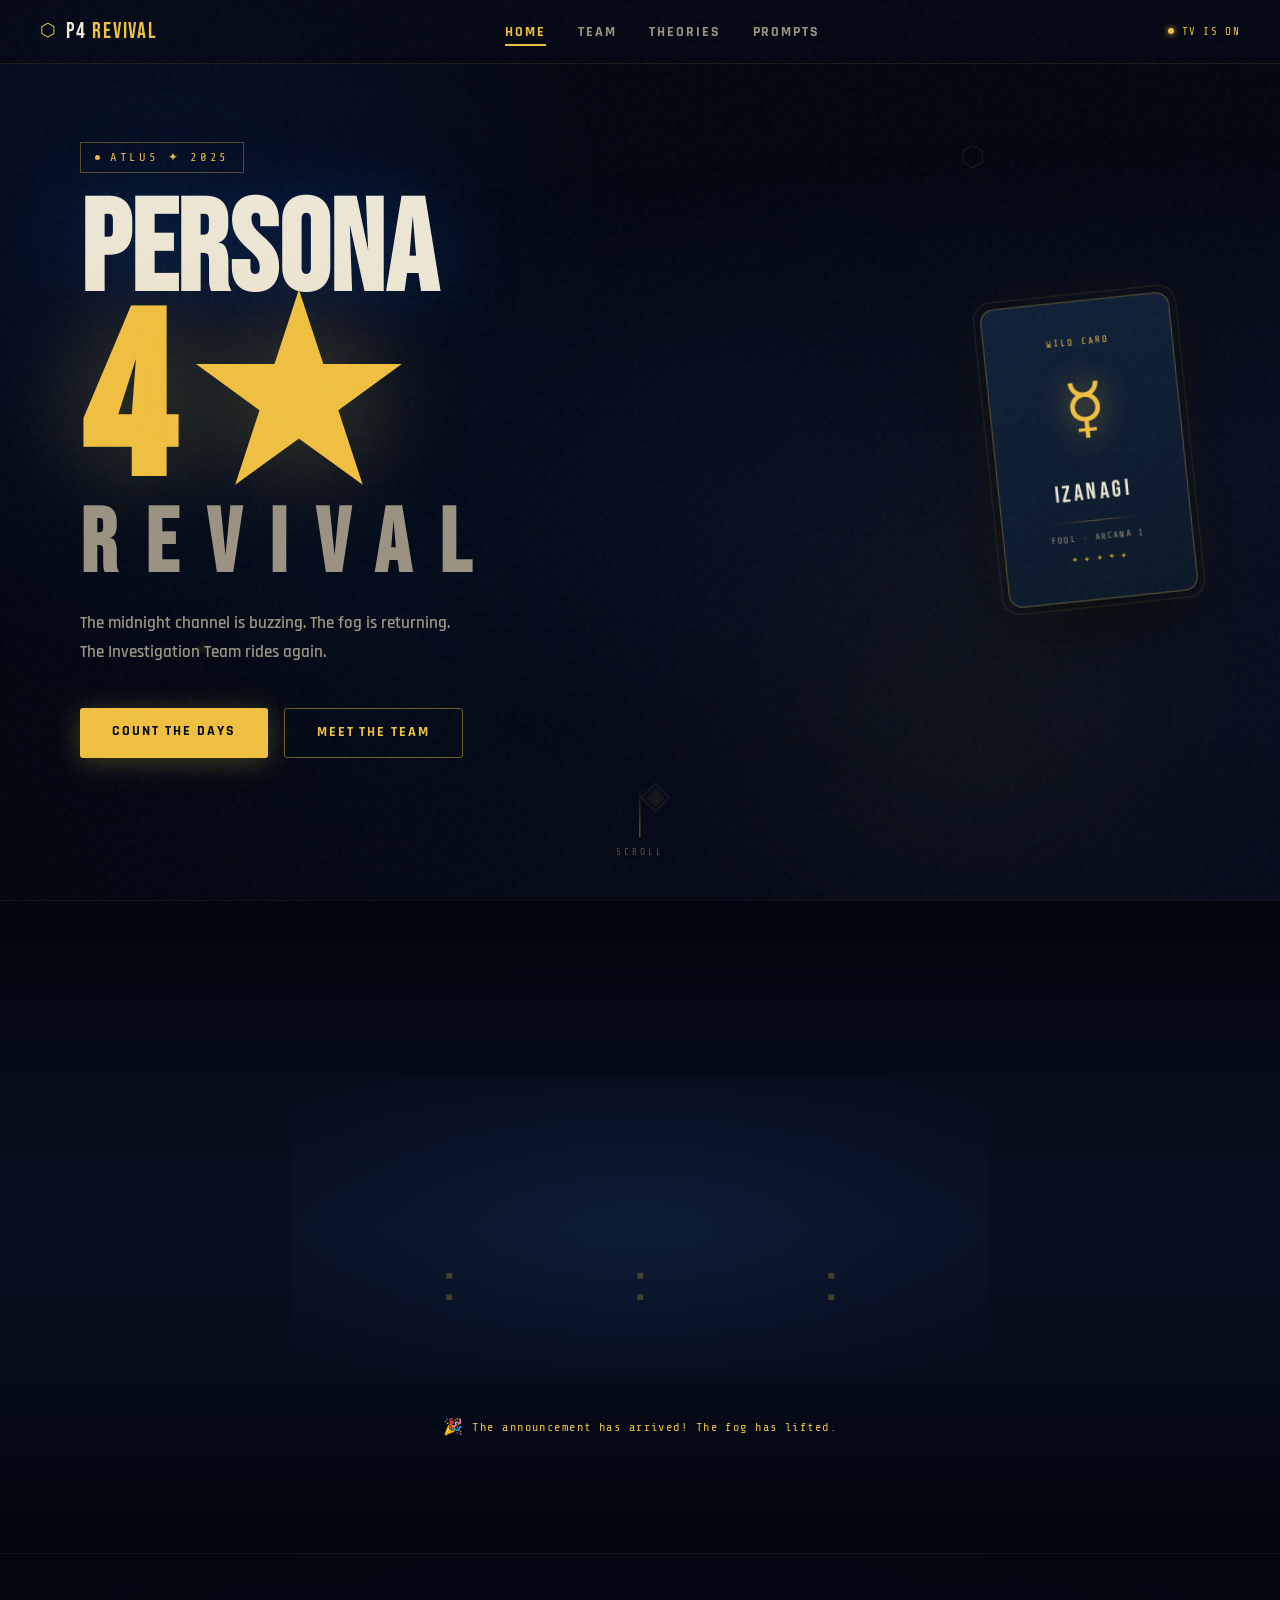
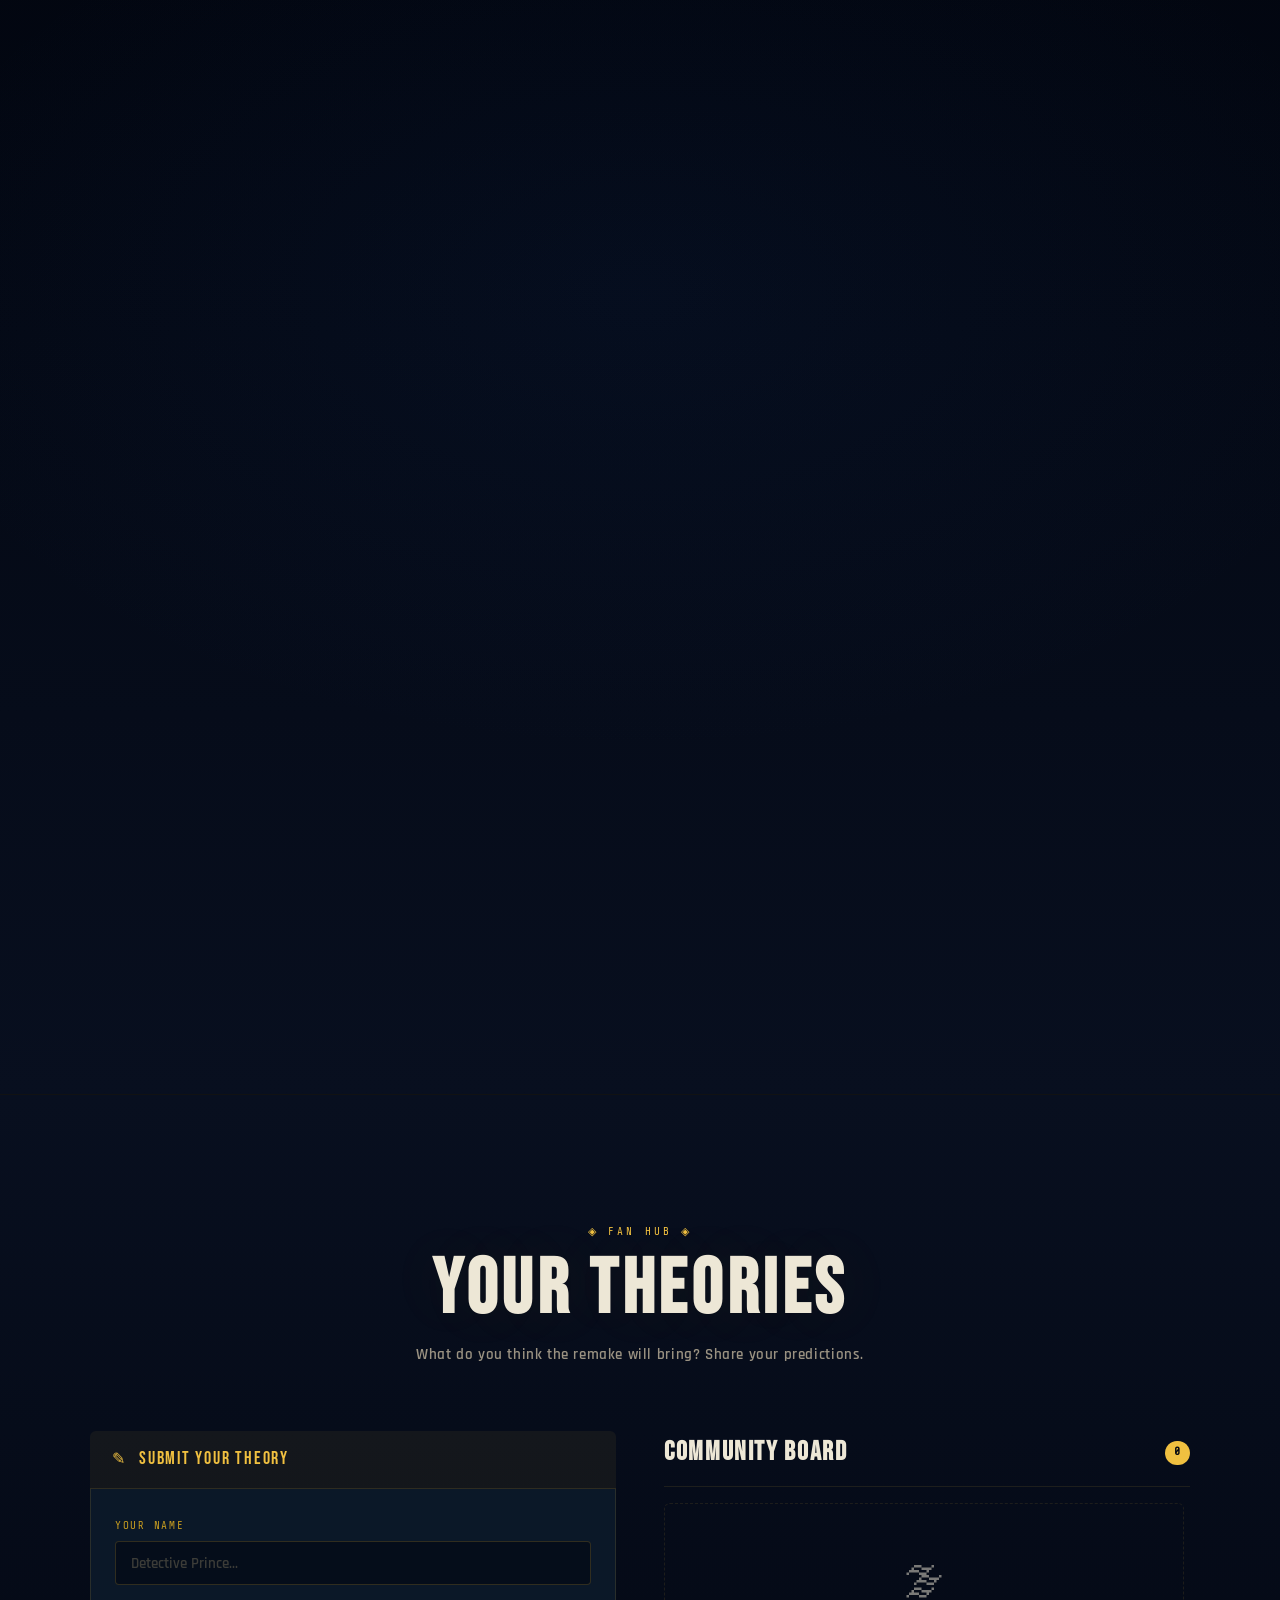
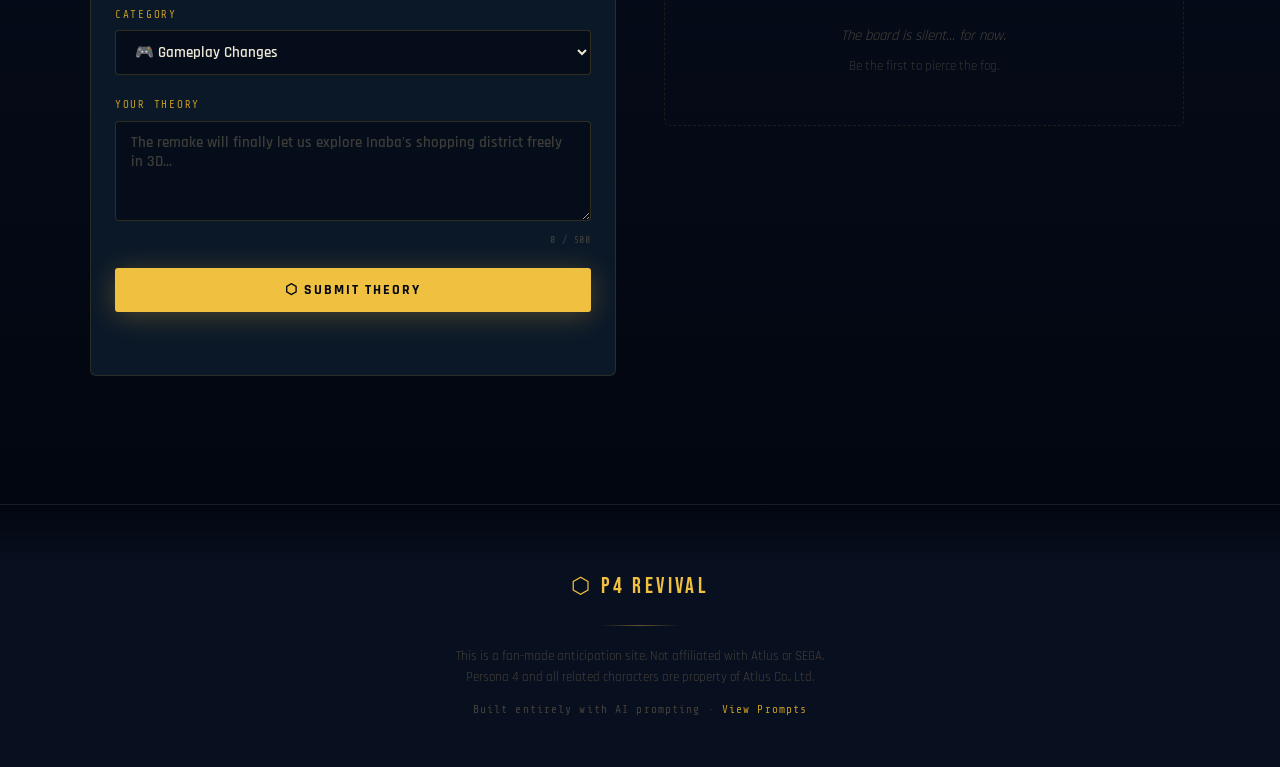
<file: index.html>
<!DOCTYPE html>
<html lang="en">
<head>
  <meta charset="UTF-8" />
  <meta name="viewport" content="width=device-width, initial-scale=1.0" />
  <title>Persona 4 Revival — The Fog Lifts Again</title>
  <link rel="stylesheet" href="style.css" />
  <link href="https://fonts.googleapis.com/css2?family=Bebas+Neue&family=Rajdhani:wght@400;600;700&family=Share+Tech+Mono&display=swap" rel="stylesheet" />
</head>
<body class="loading">

  <!-- TV STATIC INTRO SCREEN -->
  <div class="tv-intro" id="tv-intro">
    <canvas id="static-canvas"></canvas>
    <div class="tv-intro-content">
      <div class="tv-channel-text">LOADING...</div>
      <div class="tv-on-text">YOU'RE WATCHING THE MIDNIGHT CHANNEL</div>
    </div>
    <div class="tv-scanlines"></div>
  </div>

  <!-- NOISE OVERLAY -->
  <div class="noise-overlay"></div>

  <!-- FOG LAYERS -->
  <div class="fog-container" aria-hidden="true">
    <div class="fog-layer fog-1"></div>
    <div class="fog-layer fog-2"></div>
    <div class="fog-layer fog-3"></div>
  </div>

  <!-- NAVIGATION -->
  <nav class="navbar" id="navbar">
    <div class="nav-logo">
      <span class="nav-logo-icon">⬡</span>
      <span>P4 <span class="gold">REVIVAL</span></span>
    </div>
    <ul class="nav-links">
      <li><a href="index.html" class="active">Home</a></li>
      <li><a href="#characters">Team</a></li>
      <li><a href="#theories">Theories</a></li>
      <li><a href="prompts.html">Prompts</a></li>
    </ul>
    <div class="nav-tv" id="nav-tv-indicator">
      <span class="tv-dot"></span>
      <span>TV IS ON</span>
    </div>
  </nav>

  <!-- HERO -->
  <header class="hero" id="hero">
    <div class="hero-bg-shapes">
      <div class="shape shape-1"></div>
      <div class="shape shape-2"></div>
      <div class="shape shape-3"></div>
      <div class="shape shape-4"></div>
    </div>

    <!-- Floating arcana sigils -->
    <div class="arcana-sigils" aria-hidden="true">
      <span class="sigil s1">☿</span>
      <span class="sigil s2">★</span>
      <span class="sigil s3">⬡</span>
      <span class="sigil s4">✦</span>
      <span class="sigil s5">◈</span>
    </div>

    <div class="hero-content reveal-hero">
      <div class="hero-eyebrow">
        <span class="eye-brow-tag">
          <span class="tag-dot"></span>ATLUS ✦ 2025
        </span>
      </div>
      <h1 class="hero-title">
        <span class="title-line-1">PERSONA</span>
        <span class="title-line-2">4<span class="gold star-pulse">★</span></span>
        <span class="title-line-3">REVIVAL</span>
      </h1>
      <p class="hero-subtitle">
        The midnight channel is buzzing. The fog is returning.<br/>
        The Investigation Team rides again.
      </p>
      <div class="hero-cta-group">
        <a href="#countdown" class="btn btn-primary">
          <span class="btn-inner">Count the Days</span>
        </a>
        <a href="#characters" class="btn btn-outline">
          <span class="btn-inner">Meet the Team</span>
        </a>
      </div>
    </div>

    <div class="hero-card reveal-card">
      <div class="hero-card-inner">
        <div class="card-glow-ring"></div>
        <div class="persona-card-label">WILD CARD</div>
        <div class="persona-card-symbol">☿</div>
        <div class="persona-card-name">IZANAGI</div>
        <div class="persona-card-divider"></div>
        <div class="persona-card-rank">FOOL · ARCANA I</div>
        <div class="persona-card-stars">✦ ✦ ✦ ✦ ✦</div>
      </div>
    </div>

    <div class="scroll-hint" aria-hidden="true">
      <div class="scroll-hint-line"></div>
      <span>SCROLL</span>
    </div>
  </header>

  <!-- COUNTDOWN -->
  <section id="countdown" class="countdown-section">
    <div class="countdown-fog-top"></div>

    <div class="section-header">
      <span class="section-tag">◈ ANNOUNCEMENT ◈</span>
      <h2 class="section-title">THE COUNTDOWN</h2>
      <p class="section-sub">Counting down to the rumored Persona 4 Remake reveal at TGS 2025</p>
    </div>

    <div class="countdown-grid" id="countdown-grid">
      <div class="countdown-block" id="block-days">
        <div class="countdown-flip">
          <span class="countdown-number" id="cd-days">00</span>
        </div>
        <span class="countdown-label">Days</span>
        <div class="countdown-block-glow"></div>
      </div>
      <div class="countdown-sep"><span>:</span></div>
      <div class="countdown-block" id="block-hours">
        <div class="countdown-flip">
          <span class="countdown-number" id="cd-hours">00</span>
        </div>
        <span class="countdown-label">Hours</span>
        <div class="countdown-block-glow"></div>
      </div>
      <div class="countdown-sep"><span>:</span></div>
      <div class="countdown-block" id="block-minutes">
        <div class="countdown-flip">
          <span class="countdown-number" id="cd-minutes">00</span>
        </div>
        <span class="countdown-label">Minutes</span>
        <div class="countdown-block-glow"></div>
      </div>
      <div class="countdown-sep"><span>:</span></div>
      <div class="countdown-block pulse-seconds" id="block-seconds">
        <div class="countdown-flip">
          <span class="countdown-number" id="cd-seconds">00</span>
        </div>
        <span class="countdown-label">Seconds</span>
        <div class="countdown-block-glow seconds-glow"></div>
      </div>
    </div>

    <div class="countdown-target" id="countdown-target-msg">
      <span class="target-icon">📺</span>
      Target: September 25, 2025 — TGS Stage Show
    </div>

    <div class="countdown-fog-bottom"></div>
  </section>

  <!-- CHARACTERS -->
  <section id="characters" class="characters-section">
    <div class="section-header">
      <span class="section-tag">◈ INVESTIGATION TEAM ◈</span>
      <h2 class="section-title">THE CHOSEN</h2>
      <p class="section-sub">Those who entered the TV and lived to tell the tale</p>
    </div>
    <div class="characters-grid">

      <div class="char-card" data-arcana="Fool" data-index="0">
        <div class="char-card-shine"></div>
        <div class="char-card-top">
          <div class="char-avatar avatar-yu">
            <span class="avatar-kanji">勇</span>
            <div class="avatar-ring"></div>
          </div>
          <div>
            <div class="char-arcana">FOOL</div>
            <div class="char-arcana-num">Arcana I</div>
          </div>
        </div>
        <div class="char-card-body">
          <h3 class="char-name">Yu Narukami</h3>
          <p class="char-role">Wild Card · Team Leader</p>
          <p class="char-persona">Persona: <span class="gold">Izanagi</span></p>
          <p class="char-desc">The silent protagonist. A transfer student to Inaba who awakens to the power of Persona and leads the Investigation Team against the serial murders.</p>
        </div>
        <div class="char-card-footer">
          <span class="char-weapon">⚔ Two-Handed Sword</span>
          <span class="char-affinity affinity-elec">⚡ Elec</span>
        </div>
      </div>

      <div class="char-card" data-arcana="Chariot" data-index="1">
        <div class="char-card-shine"></div>
        <div class="char-card-top">
          <div class="char-avatar avatar-yosuke">
            <span class="avatar-kanji">陽</span>
            <div class="avatar-ring"></div>
          </div>
          <div>
            <div class="char-arcana">CHARIOT</div>
            <div class="char-arcana-num">Arcana VII</div>
          </div>
        </div>
        <div class="char-card-body">
          <h3 class="char-name">Yosuke Hanamura</h3>
          <p class="char-role">Best Partner · Support</p>
          <p class="char-persona">Persona: <span class="gold">Jiraiya</span></p>
          <p class="char-desc">Yu's closest friend and self-proclaimed partner. Son of Junes' manager who hides pain behind humor and seeks the truth behind Saki's death.</p>
        </div>
        <div class="char-card-footer">
          <span class="char-weapon">🎧 Dual Knives</span>
          <span class="char-affinity affinity-wind">💨 Wind</span>
        </div>
      </div>

      <div class="char-card" data-arcana="Chariot" data-index="2">
        <div class="char-card-shine"></div>
        <div class="char-card-top">
          <div class="char-avatar avatar-chie">
            <span class="avatar-kanji">千</span>
            <div class="avatar-ring"></div>
          </div>
          <div>
            <div class="char-arcana">CHARIOT</div>
            <div class="char-arcana-num">Arcana VII</div>
          </div>
        </div>
        <div class="char-card-body">
          <h3 class="char-name">Chie Satonaka</h3>
          <p class="char-role">Physical Fighter · Protector</p>
          <p class="char-persona">Persona: <span class="gold">Tomoe</span></p>
          <p class="char-desc">A martial arts enthusiast obsessed with kung-fu and beef. Fiercely loyal to her friends, especially Yukiko, and the team's frontline brawler.</p>
        </div>
        <div class="char-card-footer">
          <span class="char-weapon">👟 Kicks & Greaves</span>
          <span class="char-affinity affinity-ice">🧊 Ice</span>
        </div>
      </div>

      <div class="char-card" data-arcana="Priestess" data-index="3">
        <div class="char-card-shine"></div>
        <div class="char-card-top">
          <div class="char-avatar avatar-yukiko">
            <span class="avatar-kanji">雪</span>
            <div class="avatar-ring"></div>
          </div>
          <div>
            <div class="char-arcana">PRIESTESS</div>
            <div class="char-arcana-num">Arcana II</div>
          </div>
        </div>
        <div class="char-card-body">
          <h3 class="char-name">Yukiko Amagi</h3>
          <p class="char-role">Healer · Flame Mage</p>
          <p class="char-persona">Persona: <span class="gold">Konohana Sakuya</span></p>
          <p class="char-desc">Heiress to the Amagi Inn with a mysterious beauty and a quietly rebellious heart. The team's primary healer who commands devastating fire magic.</p>
        </div>
        <div class="char-card-footer">
          <span class="char-weapon">🪭 Fans & Rods</span>
          <span class="char-affinity affinity-fire">🔥 Fire</span>
        </div>
      </div>

      <div class="char-card" data-arcana="Lovers" data-index="4">
        <div class="char-card-shine"></div>
        <div class="char-card-top">
          <div class="char-avatar avatar-rise">
            <span class="avatar-kanji">璃</span>
            <div class="avatar-ring"></div>
          </div>
          <div>
            <div class="char-arcana">LOVERS</div>
            <div class="char-arcana-num">Arcana VI</div>
          </div>
        </div>
        <div class="char-card-body">
          <h3 class="char-name">Rise Kujikawa</h3>
          <p class="char-role">Navigator · Idol</p>
          <p class="char-persona">Persona: <span class="gold">Himiko</span></p>
          <p class="char-desc">A famous idol who retired to Inaba seeking her true self. Her Persona's scanning abilities make her the team's indispensable all-seeing navigator.</p>
        </div>
        <div class="char-card-footer">
          <span class="char-weapon">📡 Full Analysis</span>
          <span class="char-affinity affinity-support">🩷 Support</span>
        </div>
      </div>

      <div class="char-card" data-arcana="Star" data-index="5">
        <div class="char-card-shine"></div>
        <div class="char-card-top">
          <div class="char-avatar avatar-teddie">
            <span class="avatar-kanji">熊</span>
            <div class="avatar-ring"></div>
          </div>
          <div>
            <div class="char-arcana">STAR</div>
            <div class="char-arcana-num">Arcana XVII</div>
          </div>
        </div>
        <div class="char-card-body">
          <h3 class="char-name">Teddie</h3>
          <p class="char-role">Healer · Mascot</p>
          <p class="char-persona">Persona: <span class="gold">Kintoki-Douji</span></p>
          <p class="char-desc">A mysterious bear-like being native to the TV World who seeks his own identity. Cheerful, punny, and surprisingly capable in a fight.</p>
        </div>
        <div class="char-card-footer">
          <span class="char-weapon">🐻 Claws & Gloves</span>
          <span class="char-affinity affinity-ice">🧊 Ice</span>
        </div>
      </div>

    </div>
  </section>

  <!-- THEORIES -->
  <section id="theories" class="theories-section">
    <div class="section-header">
      <span class="section-tag">◈ FAN HUB ◈</span>
      <h2 class="section-title">YOUR THEORIES</h2>
      <p class="section-sub">What do you think the remake will bring? Share your predictions.</p>
    </div>
    <div class="theories-layout">
      <div class="theories-form-wrap">
        <div class="form-header-bar">
          <span class="form-header-icon">✎</span>
          <span>Submit Your Theory</span>
        </div>
        <form class="theory-form" id="theory-form">
          <div class="form-field">
            <label for="theory-name">Your Name</label>
            <input type="text" id="theory-name" placeholder="Detective Prince..." maxlength="30" />
          </div>
          <div class="form-field">
            <label for="theory-category">Category</label>
            <select id="theory-category">
              <option value="gameplay">🎮 Gameplay Changes</option>
              <option value="story">📖 Story Additions</option>
              <option value="character">👥 New Characters</option>
              <option value="mechanic">⚙ New Mechanics</option>
              <option value="secret">🔍 Secret Content</option>
            </select>
          </div>
          <div class="form-field">
            <label for="theory-text">Your Theory</label>
            <textarea id="theory-text" rows="4" maxlength="500" placeholder="The remake will finally let us explore Inaba's shopping district freely in 3D..."></textarea>
            <div class="char-counter"><span id="char-count">0</span> / 500</div>
          </div>
          <button type="submit" class="btn btn-primary" id="theory-submit">
            <span class="btn-inner">⬡ Submit Theory</span>
          </button>
          <div id="form-feedback" class="form-feedback"></div>
        </form>
      </div>
      <div class="theories-list-wrap">
        <div class="theories-list-header">
          <h3 class="theories-list-title">Community Board</h3>
          <span id="theory-count" class="theory-count-badge">0</span>
        </div>
        <div id="theories-list" class="theories-list">
          <div class="theories-empty-state">
            <div class="empty-icon">🌫</div>
            <p class="theories-empty">The board is silent… for now.</p>
            <p class="theories-empty-sub">Be the first to pierce the fog.</p>
          </div>
        </div>
      </div>
    </div>
  </section>

  <!-- FOOTER -->
  <footer class="site-footer">
    <div class="footer-fog"></div>
    <div class="footer-inner">
      <div class="footer-logo">
        <span>⬡</span>
        <span>P4 <span class="gold">REVIVAL</span></span>
      </div>
      <div class="footer-divider"></div>
      <p class="footer-disclaimer">This is a fan-made anticipation site. Not affiliated with Atlus or SEGA.<br/>Persona 4 and all related characters are property of Atlus Co., Ltd.</p>
      <p class="footer-credit">Built entirely with AI prompting · <a href="prompts.html">View Prompts</a></p>
    </div>
  </footer>

  <script src="script.js"></script>
</body>
</html>
</file>
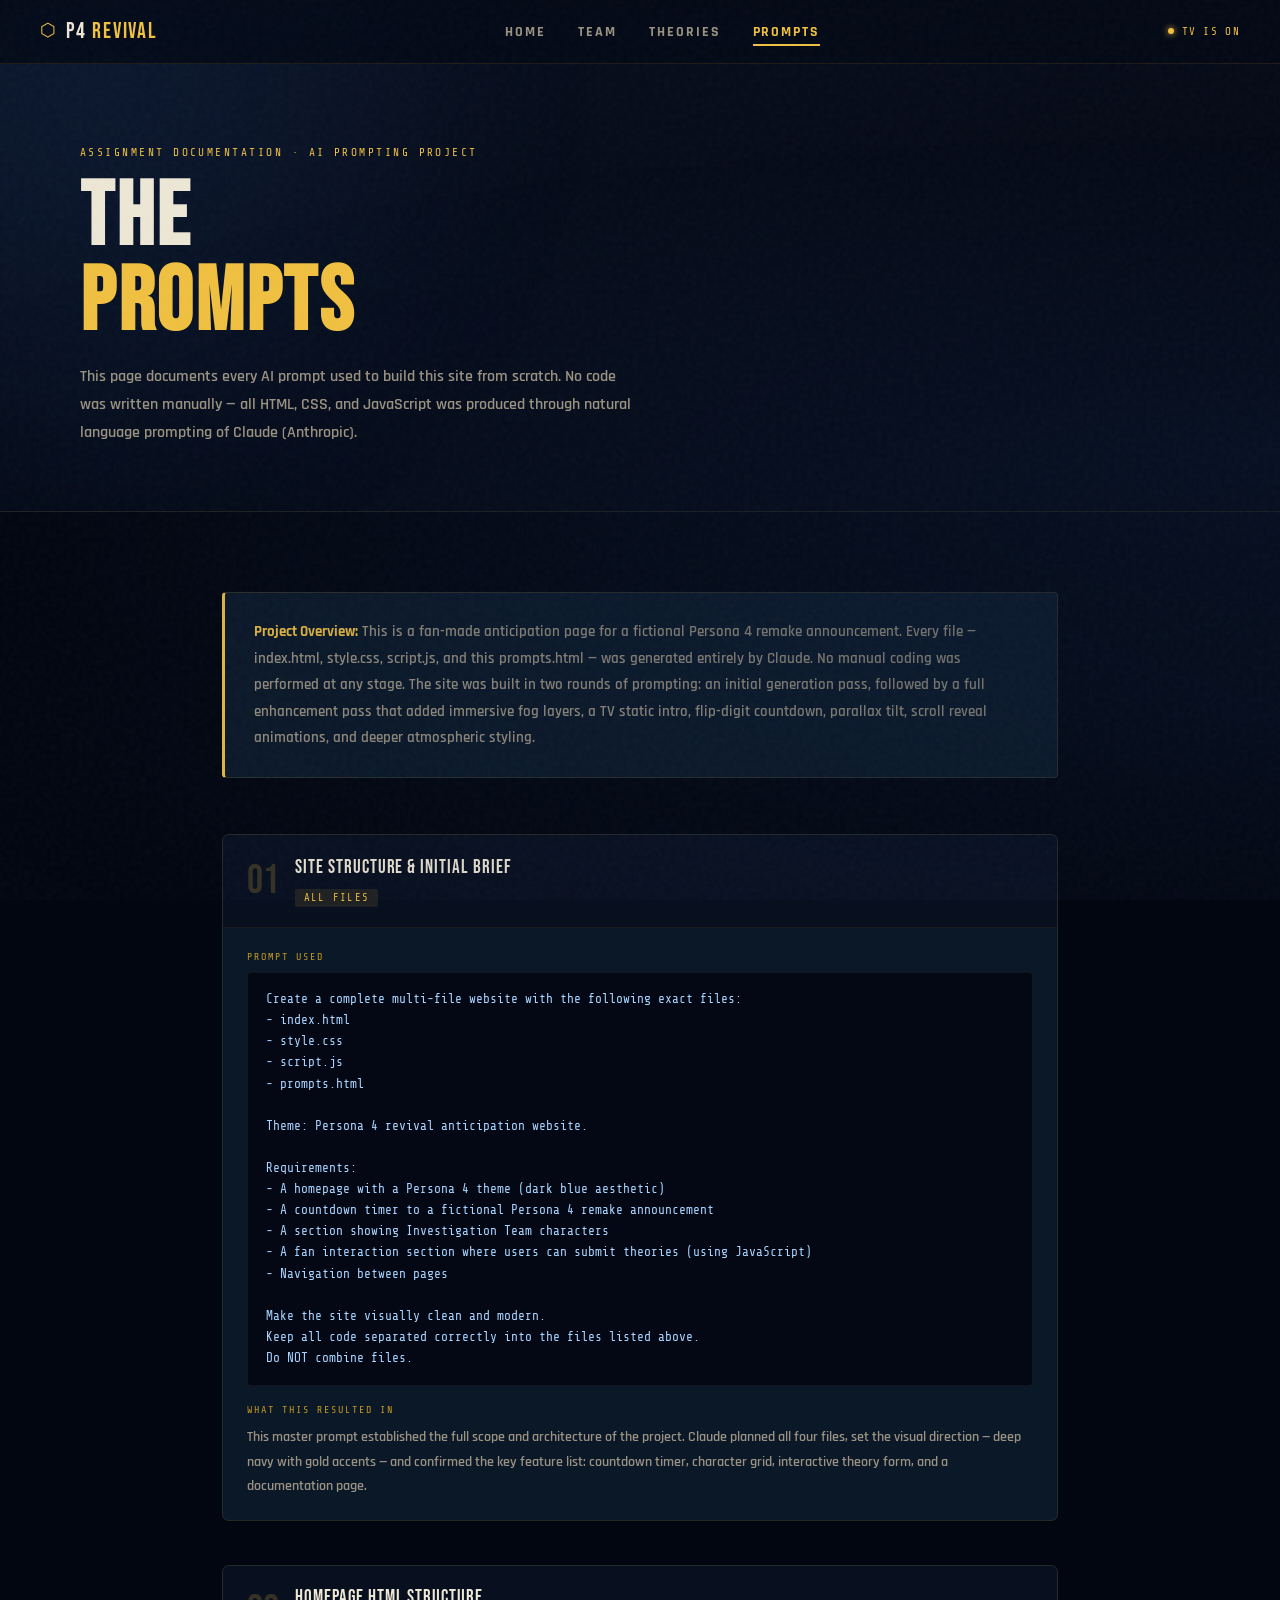
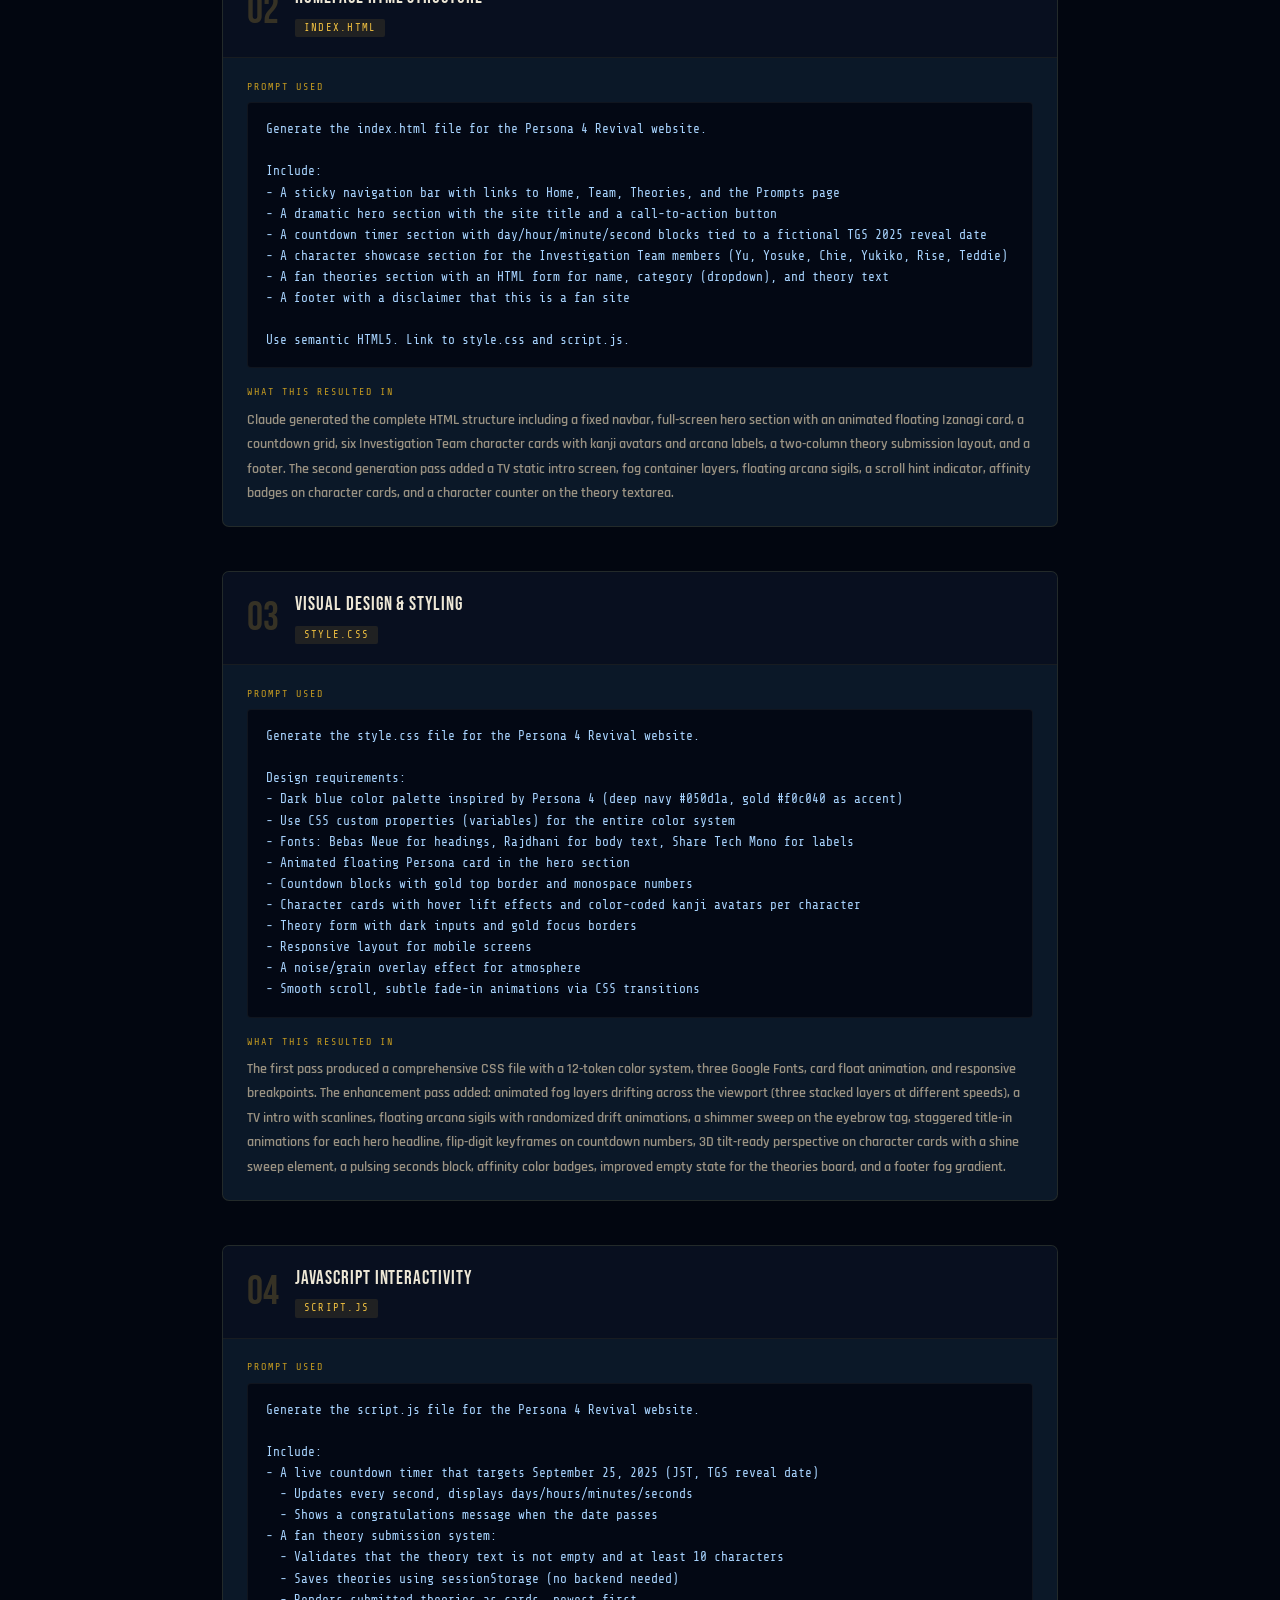
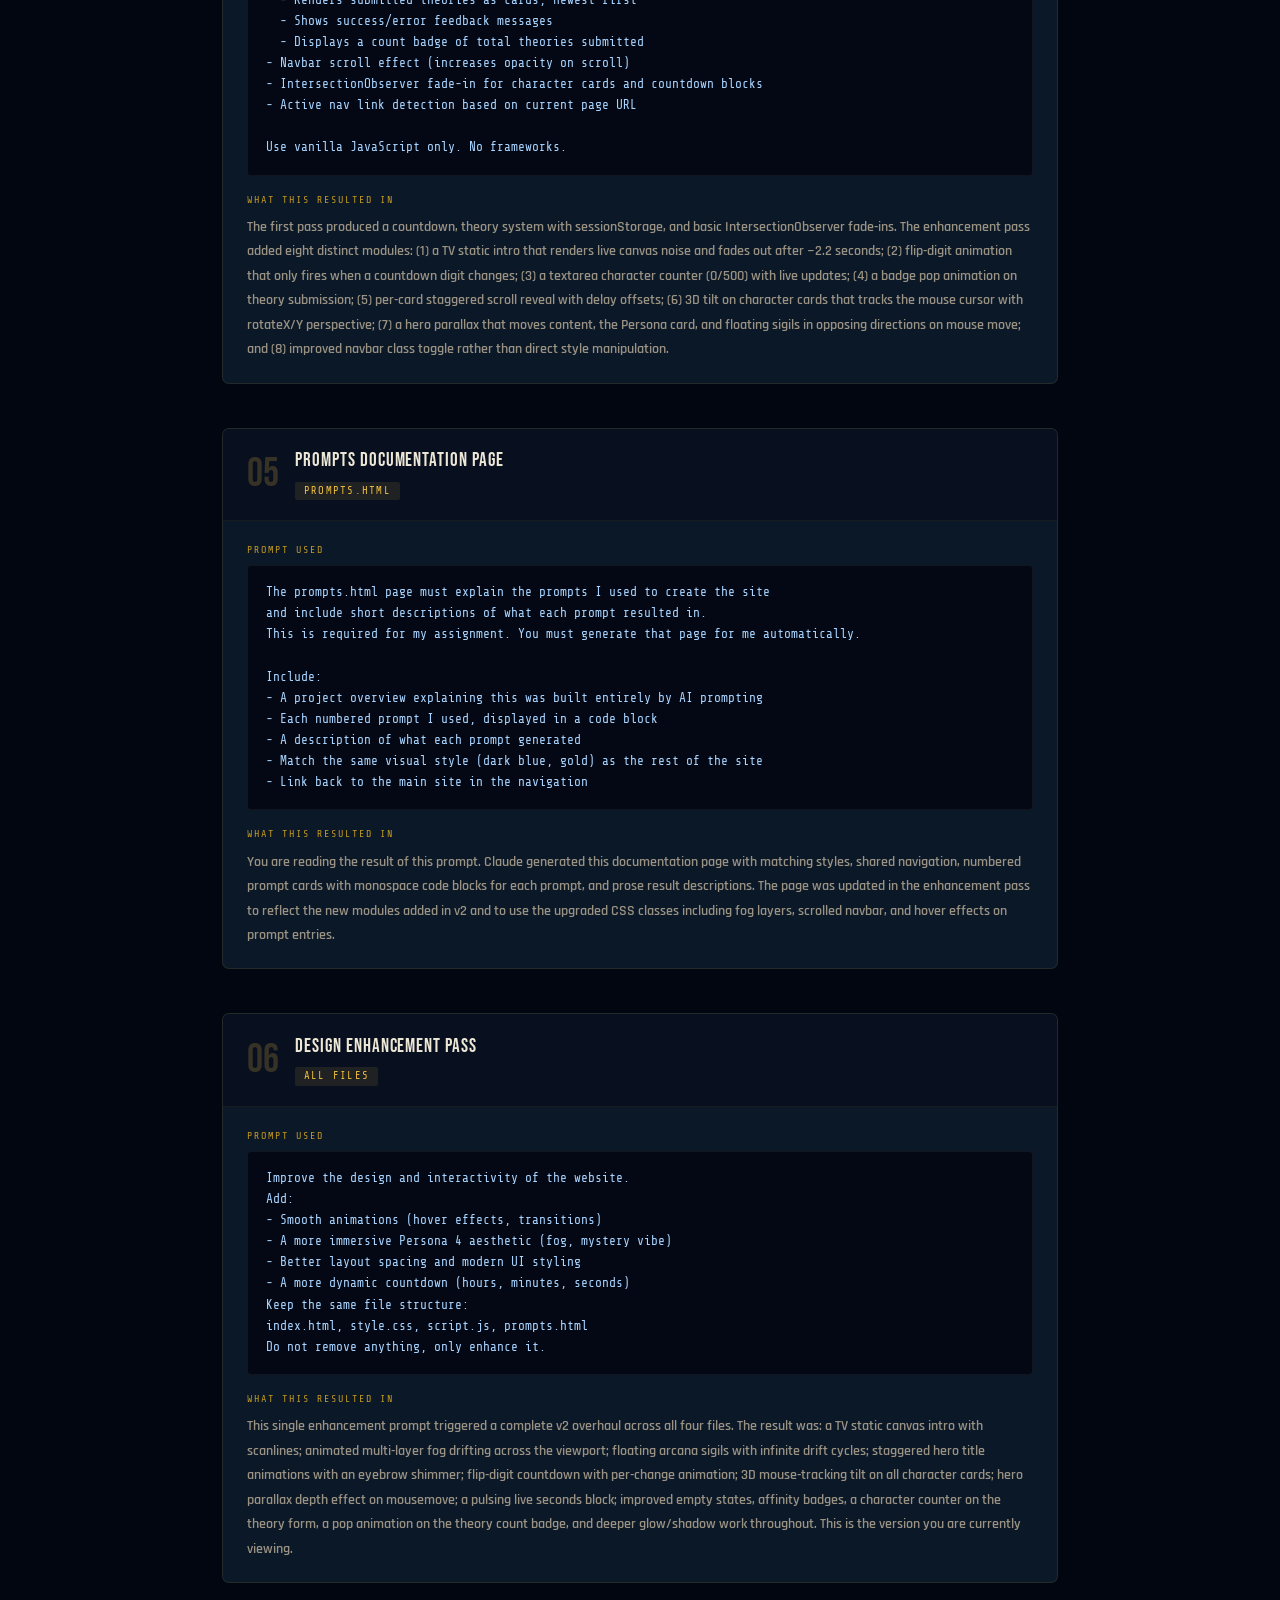
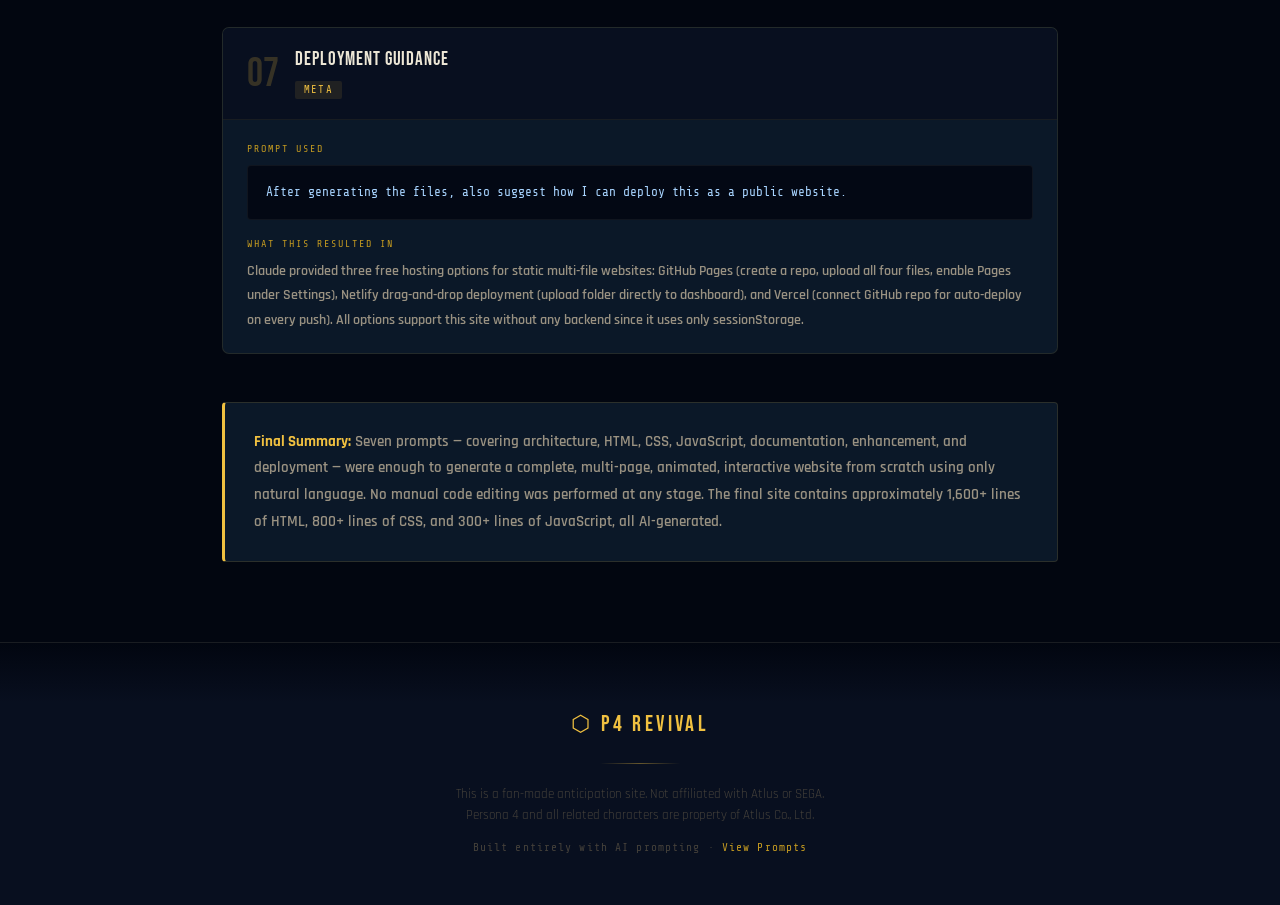
<file: prompts.html>
<!DOCTYPE html>
<html lang="en">
<head>
  <meta charset="UTF-8" />
  <meta name="viewport" content="width=device-width, initial-scale=1.0" />
  <title>Prompts Used — Persona 4 Revival</title>
  <link rel="stylesheet" href="style.css" />
  <link href="https://fonts.googleapis.com/css2?family=Bebas+Neue&family=Rajdhani:wght@400;600;700&family=Share+Tech+Mono&display=swap" rel="stylesheet" />
</head>
<body>

  <div class="noise-overlay"></div>

  <!-- FOG LAYERS -->
  <div class="fog-container" aria-hidden="true">
    <div class="fog-layer fog-1"></div>
    <div class="fog-layer fog-2"></div>
  </div>

  <!-- NAVIGATION -->
  <nav class="navbar" id="navbar">
    <div class="nav-logo">
      <span class="nav-logo-icon">⬡</span>
      <span>P4 <span class="gold">REVIVAL</span></span>
    </div>
    <ul class="nav-links">
      <li><a href="index.html">Home</a></li>
      <li><a href="index.html#characters">Team</a></li>
      <li><a href="index.html#theories">Theories</a></li>
      <li><a href="prompts.html" class="active">Prompts</a></li>
    </ul>
    <div class="nav-tv">
      <span class="tv-dot"></span>
      <span>TV IS ON</span>
    </div>
  </nav>

  <!-- HERO -->
  <header class="prompts-hero">
    <div class="prompts-hero-content">
      <span class="prompts-hero-tag">ASSIGNMENT DOCUMENTATION · AI PROMPTING PROJECT</span>
      <h1 class="prompts-hero-title">
        THE<br/><span class="gold">PROMPTS</span>
      </h1>
      <p class="prompts-hero-sub">
        This page documents every AI prompt used to build this site from scratch.
        No code was written manually — all HTML, CSS, and JavaScript was produced through
        natural language prompting of Claude (Anthropic).
      </p>
    </div>
  </header>

  <!-- MAIN CONTENT -->
  <main class="prompts-main">

    <div class="prompts-intro">
      <strong style="color: var(--gold);">Project Overview:</strong> This is a fan-made anticipation page for a fictional Persona 4 remake announcement.
      Every file — index.html, style.css, script.js, and this prompts.html — was generated entirely by Claude.
      No manual coding was performed at any stage. The site was built in two rounds of prompting: an initial
      generation pass, followed by a full enhancement pass that added immersive fog layers, a TV static intro,
      flip-digit countdown, parallax tilt, scroll reveal animations, and deeper atmospheric styling.
    </div>

    <!-- PROMPT 1 -->
    <div class="prompt-entry">
      <div class="prompt-entry-header">
        <span class="prompt-number">01</span>
        <div>
          <div style="font-family:var(--font-head);font-size:1.2rem;letter-spacing:0.05em;color:var(--white);">Site Structure & Initial Brief</div>
          <span class="prompt-file-badge">All Files</span>
        </div>
      </div>
      <div class="prompt-entry-body">
        <span class="prompt-label">Prompt Used</span>
        <pre class="prompt-text">Create a complete multi-file website with the following exact files:
- index.html
- style.css
- script.js
- prompts.html

Theme: Persona 4 revival anticipation website.

Requirements:
- A homepage with a Persona 4 theme (dark blue aesthetic)
- A countdown timer to a fictional Persona 4 remake announcement
- A section showing Investigation Team characters
- A fan interaction section where users can submit theories (using JavaScript)
- Navigation between pages

Make the site visually clean and modern.
Keep all code separated correctly into the files listed above.
Do NOT combine files.</pre>
        <span class="prompt-label">What This Resulted In</span>
        <p class="prompt-result">
          This master prompt established the full scope and architecture of the project. Claude planned all four files,
          set the visual direction — deep navy with gold accents — and confirmed the key feature list:
          countdown timer, character grid, interactive theory form, and a documentation page.
        </p>
      </div>
    </div>

    <!-- PROMPT 2 -->
    <div class="prompt-entry">
      <div class="prompt-entry-header">
        <span class="prompt-number">02</span>
        <div>
          <div style="font-family:var(--font-head);font-size:1.2rem;letter-spacing:0.05em;color:var(--white);">Homepage HTML Structure</div>
          <span class="prompt-file-badge">index.html</span>
        </div>
      </div>
      <div class="prompt-entry-body">
        <span class="prompt-label">Prompt Used</span>
        <pre class="prompt-text">Generate the index.html file for the Persona 4 Revival website.

Include:
- A sticky navigation bar with links to Home, Team, Theories, and the Prompts page
- A dramatic hero section with the site title and a call-to-action button
- A countdown timer section with day/hour/minute/second blocks tied to a fictional TGS 2025 reveal date
- A character showcase section for the Investigation Team members (Yu, Yosuke, Chie, Yukiko, Rise, Teddie)
- A fan theories section with an HTML form for name, category (dropdown), and theory text
- A footer with a disclaimer that this is a fan site

Use semantic HTML5. Link to style.css and script.js.</pre>
        <span class="prompt-label">What This Resulted In</span>
        <p class="prompt-result">
          Claude generated the complete HTML structure including a fixed navbar, full-screen hero section with an
          animated floating Izanagi card, a countdown grid, six Investigation Team character cards with kanji
          avatars and arcana labels, a two-column theory submission layout, and a footer. The second generation
          pass added a TV static intro screen, fog container layers, floating arcana sigils, a scroll hint indicator,
          affinity badges on character cards, and a character counter on the theory textarea.
        </p>
      </div>
    </div>

    <!-- PROMPT 3 -->
    <div class="prompt-entry">
      <div class="prompt-entry-header">
        <span class="prompt-number">03</span>
        <div>
          <div style="font-family:var(--font-head);font-size:1.2rem;letter-spacing:0.05em;color:var(--white);">Visual Design & Styling</div>
          <span class="prompt-file-badge">style.css</span>
        </div>
      </div>
      <div class="prompt-entry-body">
        <span class="prompt-label">Prompt Used</span>
        <pre class="prompt-text">Generate the style.css file for the Persona 4 Revival website.

Design requirements:
- Dark blue color palette inspired by Persona 4 (deep navy #050d1a, gold #f0c040 as accent)
- Use CSS custom properties (variables) for the entire color system
- Fonts: Bebas Neue for headings, Rajdhani for body text, Share Tech Mono for labels
- Animated floating Persona card in the hero section
- Countdown blocks with gold top border and monospace numbers
- Character cards with hover lift effects and color-coded kanji avatars per character
- Theory form with dark inputs and gold focus borders
- Responsive layout for mobile screens
- A noise/grain overlay effect for atmosphere
- Smooth scroll, subtle fade-in animations via CSS transitions</pre>
        <span class="prompt-label">What This Resulted In</span>
        <p class="prompt-result">
          The first pass produced a comprehensive CSS file with a 12-token color system, three Google Fonts, card
          float animation, and responsive breakpoints. The enhancement pass added: animated fog layers drifting
          across the viewport (three stacked layers at different speeds), a TV intro with scanlines, floating arcana
          sigils with randomized drift animations, a shimmer sweep on the eyebrow tag, staggered title-in animations
          for each hero headline, flip-digit keyframes on countdown numbers, 3D tilt-ready perspective on character
          cards with a shine sweep element, a pulsing seconds block, affinity color badges, improved empty state
          for the theories board, and a footer fog gradient.
        </p>
      </div>
    </div>

    <!-- PROMPT 4 -->
    <div class="prompt-entry">
      <div class="prompt-entry-header">
        <span class="prompt-number">04</span>
        <div>
          <div style="font-family:var(--font-head);font-size:1.2rem;letter-spacing:0.05em;color:var(--white);">JavaScript Interactivity</div>
          <span class="prompt-file-badge">script.js</span>
        </div>
      </div>
      <div class="prompt-entry-body">
        <span class="prompt-label">Prompt Used</span>
        <pre class="prompt-text">Generate the script.js file for the Persona 4 Revival website.

Include:
- A live countdown timer that targets September 25, 2025 (JST, TGS reveal date)
  - Updates every second, displays days/hours/minutes/seconds
  - Shows a congratulations message when the date passes
- A fan theory submission system:
  - Validates that the theory text is not empty and at least 10 characters
  - Saves theories using sessionStorage (no backend needed)
  - Renders submitted theories as cards, newest first
  - Shows success/error feedback messages
  - Displays a count badge of total theories submitted
- Navbar scroll effect (increases opacity on scroll)
- IntersectionObserver fade-in for character cards and countdown blocks
- Active nav link detection based on current page URL

Use vanilla JavaScript only. No frameworks.</pre>
        <span class="prompt-label">What This Resulted In</span>
        <p class="prompt-result">
          The first pass produced a countdown, theory system with sessionStorage, and basic IntersectionObserver
          fade-ins. The enhancement pass added eight distinct modules: (1) a TV static intro that renders live
          canvas noise and fades out after ~2.2 seconds; (2) flip-digit animation that only fires when a countdown
          digit changes; (3) a textarea character counter (0/500) with live updates; (4) a badge pop animation on
          theory submission; (5) per-card staggered scroll reveal with delay offsets; (6) 3D tilt on character
          cards that tracks the mouse cursor with rotateX/Y perspective; (7) a hero parallax that moves content,
          the Persona card, and floating sigils in opposing directions on mouse move; and (8) improved navbar
          class toggle rather than direct style manipulation.
        </p>
      </div>
    </div>

    <!-- PROMPT 5 -->
    <div class="prompt-entry">
      <div class="prompt-entry-header">
        <span class="prompt-number">05</span>
        <div>
          <div style="font-family:var(--font-head);font-size:1.2rem;letter-spacing:0.05em;color:var(--white);">Prompts Documentation Page</div>
          <span class="prompt-file-badge">prompts.html</span>
        </div>
      </div>
      <div class="prompt-entry-body">
        <span class="prompt-label">Prompt Used</span>
        <pre class="prompt-text">The prompts.html page must explain the prompts I used to create the site 
and include short descriptions of what each prompt resulted in. 
This is required for my assignment. You must generate that page for me automatically.

Include:
- A project overview explaining this was built entirely by AI prompting
- Each numbered prompt I used, displayed in a code block
- A description of what each prompt generated
- Match the same visual style (dark blue, gold) as the rest of the site
- Link back to the main site in the navigation</pre>
        <span class="prompt-label">What This Resulted In</span>
        <p class="prompt-result">
          You are reading the result of this prompt. Claude generated this documentation page with matching
          styles, shared navigation, numbered prompt cards with monospace code blocks for each prompt, and
          prose result descriptions. The page was updated in the enhancement pass to reflect the new
          modules added in v2 and to use the upgraded CSS classes including fog layers, scrolled navbar,
          and hover effects on prompt entries.
        </p>
      </div>
    </div>

    <!-- PROMPT 6 -->
    <div class="prompt-entry">
      <div class="prompt-entry-header">
        <span class="prompt-number">06</span>
        <div>
          <div style="font-family:var(--font-head);font-size:1.2rem;letter-spacing:0.05em;color:var(--white);">Design Enhancement Pass</div>
          <span class="prompt-file-badge">All Files</span>
        </div>
      </div>
      <div class="prompt-entry-body">
        <span class="prompt-label">Prompt Used</span>
        <pre class="prompt-text">Improve the design and interactivity of the website.
Add:
- Smooth animations (hover effects, transitions)
- A more immersive Persona 4 aesthetic (fog, mystery vibe)
- Better layout spacing and modern UI styling
- A more dynamic countdown (hours, minutes, seconds)
Keep the same file structure:
index.html, style.css, script.js, prompts.html
Do not remove anything, only enhance it.</pre>
        <span class="prompt-label">What This Resulted In</span>
        <p class="prompt-result">
          This single enhancement prompt triggered a complete v2 overhaul across all four files. The result was:
          a TV static canvas intro with scanlines; animated multi-layer fog drifting across the viewport;
          floating arcana sigils with infinite drift cycles; staggered hero title animations with an eyebrow
          shimmer; flip-digit countdown with per-change animation; 3D mouse-tracking tilt on all character cards;
          hero parallax depth effect on mousemove; a pulsing live seconds block; improved empty states,
          affinity badges, a character counter on the theory form, a pop animation on the theory count badge,
          and deeper glow/shadow work throughout. This is the version you are currently viewing.
        </p>
      </div>
    </div>

    <!-- PROMPT 7 -->
    <div class="prompt-entry">
      <div class="prompt-entry-header">
        <span class="prompt-number">07</span>
        <div>
          <div style="font-family:var(--font-head);font-size:1.2rem;letter-spacing:0.05em;color:var(--white);">Deployment Guidance</div>
          <span class="prompt-file-badge">Meta</span>
        </div>
      </div>
      <div class="prompt-entry-body">
        <span class="prompt-label">Prompt Used</span>
        <pre class="prompt-text">After generating the files, also suggest how I can deploy this as a public website.</pre>
        <span class="prompt-label">What This Resulted In</span>
        <p class="prompt-result">
          Claude provided three free hosting options for static multi-file websites: GitHub Pages
          (create a repo, upload all four files, enable Pages under Settings), Netlify drag-and-drop
          deployment (upload folder directly to dashboard), and Vercel (connect GitHub repo for
          auto-deploy on every push). All options support this site without any backend since it
          uses only sessionStorage.
        </p>
      </div>
    </div>

    <div class="prompts-intro" style="margin-top:3rem;margin-bottom:0;">
      <strong style="color:var(--gold);">Final Summary:</strong> Seven prompts — covering architecture, HTML, CSS, JavaScript, documentation,
      enhancement, and deployment — were enough to generate a complete, multi-page, animated, interactive website
      from scratch using only natural language. No manual code editing was performed at any stage. The final site
      contains approximately 1,600+ lines of HTML, 800+ lines of CSS, and 300+ lines of JavaScript, all AI-generated.
    </div>

  </main>

  <!-- FOOTER -->
  <footer class="site-footer">
    <div class="footer-fog"></div>
    <div class="footer-inner">
      <div class="footer-logo">
        <span>⬡</span>
        <span>P4 <span class="gold">REVIVAL</span></span>
      </div>
      <div class="footer-divider"></div>
      <p class="footer-disclaimer">This is a fan-made anticipation site. Not affiliated with Atlus or SEGA.<br/>Persona 4 and all related characters are property of Atlus Co., Ltd.</p>
      <p class="footer-credit">Built entirely with AI prompting · <a href="prompts.html">View Prompts</a></p>
    </div>
  </footer>

  <script src="script.js"></script>
</body>
</html>
</file>
<file: style.css>
/* =============================================
   PERSONA 4 REVIVAL — style.css  (v2 Enhanced)
   Immersive Fog · Mystery · Dark Blue + Gold
   ============================================= */

@import url('https://fonts.googleapis.com/css2?family=Bebas+Neue&family=Rajdhani:wght@400;600;700&family=Share+Tech+Mono&display=swap');

*, *::before, *::after {
  margin: 0; padding: 0;
  box-sizing: border-box;
}

/* =============================================
   DESIGN TOKENS
   ============================================= */
:root {
  --navy:         #040914;
  --navy-deep:    #020610;
  --navy-mid:     #080f1f;
  --navy-card:    #0b1828;
  --navy-light:   #102038;
  --blue-glow:    #1a3a6b;
  --blue-bright:  #2255aa;
  --fog-color:    #0d1e3a;
  --gold:         #f0c040;
  --gold-dim:     #c49a20;
  --gold-pale:    #fde992;
  --gold-ghost:   rgba(240,192,64,0.07);
  --red-accent:   #cc2222;
  --white:        #ede7d6;
  --white-dim:    #9a9282;
  --white-faint:  #44403a;
  --font-head:    'Bebas Neue', sans-serif;
  --font-body:    'Rajdhani', sans-serif;
  --font-mono:    'Share Tech Mono', monospace;
  --ease-out-expo: cubic-bezier(0.19,1,0.22,1);
  --ease-spring:   cubic-bezier(0.34,1.56,0.64,1);
}

html { scroll-behavior: smooth; }

body {
  background-color: var(--navy-deep);
  color: var(--white);
  font-family: var(--font-body);
  font-size: 16px;
  line-height: 1.6;
  overflow-x: hidden;
  cursor: default;
}

body.loading { overflow: hidden; }

/* =============================================
   TV INTRO
   ============================================= */
.tv-intro {
  position: fixed;
  inset: 0;
  z-index: 9000;
  display: flex;
  align-items: center;
  justify-content: center;
  background: #000;
  transition: opacity 0.6s ease, transform 0.6s ease;
}

.tv-intro.hidden {
  opacity: 0;
  pointer-events: none;
  transform: scale(1.05);
}

#static-canvas {
  position: absolute;
  inset: 0;
  width: 100%; height: 100%;
  opacity: 0.55;
}

.tv-intro-content {
  position: relative;
  z-index: 2;
  text-align: center;
  animation: tv-flicker 0.08s step-end infinite;
}

.tv-channel-text {
  font-family: var(--font-head);
  font-size: clamp(4rem, 12vw, 10rem);
  color: #fff;
  letter-spacing: 0.2em;
  text-shadow: 0 0 20px rgba(255,255,255,0.4);
  line-height: 1;
}

.tv-on-text {
  font-family: var(--font-mono);
  font-size: 0.8rem;
  letter-spacing: 0.3em;
  color: rgba(255,255,255,0.6);
  margin-top: 0.5rem;
  text-transform: uppercase;
}

.tv-scanlines {
  position: absolute;
  inset: 0;
  background: repeating-linear-gradient(
    0deg,
    transparent,
    transparent 2px,
    rgba(0,0,0,0.25) 2px,
    rgba(0,0,0,0.25) 4px
  );
  pointer-events: none;
}

@keyframes tv-flicker {
  0%  { opacity: 1; }
  10% { opacity: 0.9; }
  20% { opacity: 1; }
  30% { opacity: 0.85; }
  40% { opacity: 1; }
  50% { opacity: 0.95; }
}

/* =============================================
   NOISE + FOG LAYERS
   ============================================= */
.noise-overlay {
  position: fixed; inset: 0;
  pointer-events: none;
  z-index: 800;
  opacity: 0.035;
  background-image: url("data:image/svg+xml,%3Csvg viewBox='0 0 200 200' xmlns='http://www.w3.org/2000/svg'%3E%3Cfilter id='n'%3E%3CfeTurbulence type='fractalNoise' baseFrequency='0.85' numOctaves='4' stitchTiles='stitch'/%3E%3C/filter%3E%3Crect width='100%25' height='100%25' filter='url(%23n)'/%3E%3C/svg%3E");
}

.fog-container {
  position: fixed; inset: 0;
  z-index: 1; pointer-events: none;
  overflow: hidden;
}

.fog-layer {
  position: absolute;
  width: 200%; height: 100%;
  background: radial-gradient(ellipse 80% 50% at 50% 60%,
    rgba(13,30,58,0.55) 0%,
    transparent 70%);
  animation: fog-drift linear infinite;
}

.fog-1 { animation-duration: 60s; opacity: 0.7; top: -10%; }
.fog-2 { animation-duration: 90s; opacity: 0.5; top: 20%; animation-direction: reverse; }
.fog-3 { animation-duration: 120s; opacity: 0.35; top: 50%; }

@keyframes fog-drift {
  from { transform: translateX(0); }
  to   { transform: translateX(-50%); }
}

/* =============================================
   UTILITY
   ============================================= */
.gold { color: var(--gold); }

::-webkit-scrollbar { width: 5px; }
::-webkit-scrollbar-track { background: var(--navy-deep); }
::-webkit-scrollbar-thumb { background: var(--gold-dim); border-radius: 3px; }

/* =============================================
   NAVIGATION
   ============================================= */
.navbar {
  position: fixed; top: 0; left: 0; right: 0;
  z-index: 500;
  display: flex; align-items: center; justify-content: space-between;
  padding: 0 2.5rem;
  height: 64px;
  background: rgba(4,9,20,0.82);
  backdrop-filter: blur(20px) saturate(160%);
  border-bottom: 1px solid rgba(240,192,64,0.1);
  transition: background 0.4s ease, border-color 0.4s ease, box-shadow 0.4s ease;
}

.navbar.scrolled {
  background: rgba(4,9,20,0.97);
  border-bottom-color: rgba(240,192,64,0.22);
  box-shadow: 0 8px 40px rgba(0,0,0,0.5);
}

.nav-logo {
  font-family: var(--font-head);
  font-size: 1.4rem; letter-spacing: 0.08em;
  display: flex; align-items: center; gap: 0.5rem;
  transition: opacity 0.2s;
}
.nav-logo:hover { opacity: 0.8; }

.nav-logo-icon { color: var(--gold); font-size: 1.1rem; }

.nav-links { list-style: none; display: flex; gap: 2rem; }

.nav-links a {
  text-decoration: none;
  font-family: var(--font-body); font-weight: 700;
  font-size: 0.88rem; letter-spacing: 0.14em;
  text-transform: uppercase;
  color: var(--white-dim);
  transition: color 0.25s;
  position: relative; padding-bottom: 2px;
}

.nav-links a::after {
  content: '';
  position: absolute; bottom: -3px; left: 0; right: 0;
  height: 1.5px; background: var(--gold);
  transform: scaleX(0); transform-origin: left;
  transition: transform 0.3s var(--ease-out-expo);
}

.nav-links a:hover,
.nav-links a.active { color: var(--gold); }
.nav-links a:hover::after,
.nav-links a.active::after { transform: scaleX(1); }

.nav-tv {
  font-family: var(--font-mono); font-size: 0.68rem;
  color: var(--gold); letter-spacing: 0.12em;
  display: flex; align-items: center; gap: 0.5rem;
}

.tv-dot {
  width: 6px; height: 6px; border-radius: 50%;
  background: var(--gold);
  box-shadow: 0 0 6px var(--gold);
  animation: pulse-dot 1.8s ease-in-out infinite;
}

@keyframes pulse-dot {
  0%,100% { opacity: 1; transform: scale(1); }
  50%      { opacity: 0.4; transform: scale(0.7); }
}

/* =============================================
   HERO
   ============================================= */
.hero {
  min-height: 100vh;
  display: flex; align-items: center; justify-content: space-between;
  padding: 0 6rem 0 5rem;
  position: relative; overflow: hidden;
}

.hero-bg-shapes { position: absolute; inset: 0; z-index: 0; }

.shape {
  position: absolute; border-radius: 50%;
  filter: blur(100px); opacity: 0.18;
  animation: shape-breathe ease-in-out infinite;
}

.shape-1 {
  width: 700px; height: 700px; top: -120px; left: -180px;
  background: radial-gradient(circle, #1a4a99, transparent);
  animation-duration: 12s;
}
.shape-2 {
  width: 450px; height: 450px; bottom: 0; right: 80px;
  background: radial-gradient(circle, #b08010, transparent);
  opacity: 0.10; animation-duration: 18s; animation-delay: -6s;
}
.shape-3 {
  width: 350px; height: 350px; top: 35%; left: 42%;
  background: radial-gradient(circle, #0a2a5e, transparent);
  animation-duration: 15s; animation-delay: -3s;
}
.shape-4 {
  width: 250px; height: 250px; bottom: 15%; left: 20%;
  background: radial-gradient(circle, #1a3a6b, transparent);
  opacity: 0.12; animation-duration: 20s; animation-delay: -10s;
}

@keyframes shape-breathe {
  0%,100% { transform: scale(1) translate(0,0); }
  50%      { transform: scale(1.12) translate(20px,-15px); }
}

/* Floating sigils */
.arcana-sigils { position: absolute; inset: 0; z-index: 0; pointer-events: none; }

.sigil {
  position: absolute;
  font-size: 1.5rem; color: rgba(240,192,64,0.08);
  animation: sigil-float linear infinite;
  user-select: none;
}
.s1 { left:8%;  top:20%; animation-duration:22s; animation-delay:0s;   font-size:2rem; }
.s2 { left:15%; top:70%; animation-duration:28s; animation-delay:-5s;  }
.s3 { left:75%; top:15%; animation-duration:25s; animation-delay:-8s;  font-size:1.8rem; }
.s4 { left:85%; top:65%; animation-duration:32s; animation-delay:-12s; font-size:1.2rem; }
.s5 { left:50%; top:85%; animation-duration:20s; animation-delay:-3s;  font-size:2.5rem; }

@keyframes sigil-float {
  0%   { transform: translateY(0) rotate(0deg);   opacity: 0.05; }
  25%  { opacity: 0.12; }
  50%  { transform: translateY(-40px) rotate(180deg); opacity: 0.06; }
  75%  { opacity: 0.10; }
  100% { transform: translateY(0) rotate(360deg); opacity: 0.05; }
}

/* Hero content reveal */
.hero-content {
  position: relative; z-index: 2;
  flex: 1; max-width: 620px;
}

.reveal-hero { animation: hero-reveal 1.2s var(--ease-out-expo) both; animation-delay: 0.1s; }
.reveal-card { animation: card-reveal 1.4s var(--ease-out-expo) both; animation-delay: 0.35s; }

@keyframes hero-reveal {
  from { opacity: 0; transform: translateY(40px); }
  to   { opacity: 1; transform: translateY(0); }
}
@keyframes card-reveal {
  from { opacity: 0; transform: translateY(30px) rotate(-3deg) scale(0.9); }
  to   { opacity: 1; transform: translateY(0) rotate(-3deg) scale(1); }
}

.hero-eyebrow { margin-bottom: 1.5rem; }

.eye-brow-tag {
  font-family: var(--font-mono); font-size: 0.76rem;
  letter-spacing: 0.22em; color: var(--gold);
  border: 1px solid rgba(240,192,64,0.35);
  padding: 0.3rem 0.9rem; display: inline-flex;
  align-items: center; gap: 0.6rem;
  position: relative; overflow: hidden;
}

.eye-brow-tag::before {
  content: '';
  position: absolute; left: -100%; top: 0; bottom: 0; width: 60%;
  background: linear-gradient(90deg, transparent, rgba(240,192,64,0.12), transparent);
  animation: tag-shimmer 4s ease-in-out infinite;
}

@keyframes tag-shimmer {
  from { left: -100%; }
  to   { left: 200%; }
}

.tag-dot {
  width: 5px; height: 5px; border-radius: 50%;
  background: var(--gold);
  animation: pulse-dot 2s ease-in-out infinite;
  display: inline-block; flex-shrink: 0;
}

.hero-title {
  display: flex; flex-direction: column;
  line-height: 0.88;
  font-family: var(--font-head); letter-spacing: 0.02em;
}

.title-line-1 {
  font-size: clamp(5rem, 10vw, 9rem); color: var(--white);
  text-shadow: 0 0 80px rgba(26,74,153,0.4);
  animation: title-in 1s var(--ease-out-expo) both; animation-delay: 0.2s;
}
.title-line-2 {
  font-size: clamp(8rem, 18vw, 16rem); color: var(--gold);
  line-height: 0.85;
  text-shadow: 0 0 100px rgba(240,192,64,0.3);
  display: flex; align-items: center; gap: 0.08em;
  animation: title-in 1s var(--ease-out-expo) both; animation-delay: 0.3s;
}
.title-line-3 {
  font-size: clamp(3.5rem, 7vw, 6rem); color: var(--white-dim);
  letter-spacing: 0.32em;
  animation: title-in 1s var(--ease-out-expo) both; animation-delay: 0.4s;
}

@keyframes title-in {
  from { opacity: 0; transform: translateX(-20px); }
  to   { opacity: 1; transform: translateX(0); }
}

.star-pulse { animation: star-glow 2.5s ease-in-out infinite; display: inline-block; }

@keyframes star-glow {
  0%,100% { text-shadow: 0 0 40px rgba(240,192,64,0.4); transform: scale(1); }
  50%      { text-shadow: 0 0 80px rgba(240,192,64,0.8); transform: scale(1.06); }
}

.hero-subtitle {
  margin-top: 1.5rem; font-size: 1.05rem; font-weight: 600;
  color: var(--white-dim); line-height: 1.75; max-width: 420px;
  animation: title-in 1s var(--ease-out-expo) both; animation-delay: 0.5s;
}

.hero-cta-group {
  display: flex; gap: 1rem; margin-top: 2.5rem;
  animation: title-in 1s var(--ease-out-expo) both; animation-delay: 0.65s;
}

/* ---- PERSONA CARD ---- */
.hero-card { position: relative; z-index: 2; flex-shrink: 0; }

.hero-card-inner {
  width: 190px; height: 300px;
  background: linear-gradient(160deg, var(--navy-light) 0%, var(--navy-card) 100%);
  border: 1px solid rgba(240,192,64,0.35);
  border-radius: 14px;
  display: flex; flex-direction: column; align-items: center; justify-content: center;
  gap: 0.55rem; padding: 1.5rem;
  position: relative;
  box-shadow: 0 24px 70px rgba(0,0,0,0.6), 0 0 50px rgba(240,192,64,0.07);
  animation: card-float 5s ease-in-out infinite;
  transform: rotate(-3deg);
  transition: box-shadow 0.4s ease;
}
.hero-card-inner:hover {
  box-shadow: 0 30px 90px rgba(0,0,0,0.7), 0 0 60px rgba(240,192,64,0.18);
}

@keyframes card-float {
  0%,100% { transform: translateY(0) rotate(-3deg); }
  50%      { transform: translateY(-18px) rotate(-3deg); }
}

.card-glow-ring {
  position: absolute; inset: -8px;
  border-radius: 18px;
  border: 1px solid rgba(240,192,64,0.12);
  animation: ring-pulse 3s ease-in-out infinite;
}

@keyframes ring-pulse {
  0%,100% { opacity: 0.5; transform: scale(1); }
  50%      { opacity: 1; transform: scale(1.02); }
}

.persona-card-label {
  font-family: var(--font-mono); font-size: 0.58rem;
  letter-spacing: 0.22em; color: var(--gold); text-transform: uppercase;
}
.persona-card-symbol {
  font-size: 4.2rem; color: var(--gold);
  text-shadow: 0 0 30px rgba(240,192,64,0.6);
  animation: symbol-spin 8s ease-in-out infinite;
  display: block;
}
@keyframes symbol-spin {
  0%,100% { transform: rotate(0deg) scale(1); }
  50%      { transform: rotate(10deg) scale(1.05); }
}
.persona-card-name {
  font-family: var(--font-head); font-size: 1.45rem;
  letter-spacing: 0.15em; color: var(--white);
}
.persona-card-divider {
  width: 60%; height: 1px;
  background: linear-gradient(90deg, transparent, rgba(240,192,64,0.4), transparent);
}
.persona-card-rank {
  font-family: var(--font-mono); font-size: 0.55rem;
  letter-spacing: 0.14em; color: var(--white-dim); text-align: center;
}
.persona-card-stars {
  font-size: 0.5rem; letter-spacing: 0.2em; color: var(--gold-dim);
}

/* Scroll hint */
.scroll-hint {
  position: absolute; bottom: 2.5rem; left: 50%;
  transform: translateX(-50%);
  display: flex; flex-direction: column; align-items: center; gap: 0.5rem;
  z-index: 2;
  animation: hint-fade 2s ease-in-out infinite;
}
.scroll-hint-line {
  width: 1px; height: 50px;
  background: linear-gradient(180deg, transparent, rgba(240,192,64,0.6));
}
.scroll-hint span {
  font-family: var(--font-mono); font-size: 0.6rem;
  letter-spacing: 0.3em; color: rgba(240,192,64,0.4);
}
@keyframes hint-fade {
  0%,100% { opacity: 0.5; transform: translateX(-50%) translateY(0); }
  50%      { opacity: 1;   transform: translateX(-50%) translateY(6px); }
}

/* =============================================
   BUTTONS
   ============================================= */
.btn {
  display: inline-block;
  font-family: var(--font-body); font-weight: 700;
  font-size: 0.88rem; letter-spacing: 0.14em; text-transform: uppercase;
  text-decoration: none;
  padding: 0.8rem 2rem; border-radius: 3px;
  transition: transform 0.25s var(--ease-spring), box-shadow 0.25s ease, background 0.2s ease;
  cursor: pointer; border: none;
  position: relative; overflow: hidden;
}

.btn::after {
  content: '';
  position: absolute; inset: 0;
  background: linear-gradient(120deg, transparent 30%, rgba(255,255,255,0.12) 50%, transparent 70%);
  transform: translateX(-100%);
  transition: transform 0.5s ease;
}
.btn:hover::after { transform: translateX(100%); }

.btn-inner { position: relative; z-index: 1; }

.btn-primary {
  background: var(--gold); color: var(--navy-deep);
  box-shadow: 0 4px 28px rgba(240,192,64,0.28);
}
.btn-primary:hover {
  background: var(--gold-pale);
  box-shadow: 0 8px 40px rgba(240,192,64,0.5);
  transform: translateY(-3px);
}
.btn-primary:active { transform: translateY(-1px); }

.btn-outline {
  background: transparent; color: var(--gold);
  border: 1px solid rgba(240,192,64,0.45);
}
.btn-outline:hover {
  background: rgba(240,192,64,0.09);
  border-color: rgba(240,192,64,0.8);
  box-shadow: 0 0 20px rgba(240,192,64,0.1);
  transform: translateY(-3px);
}

/* =============================================
   SECTION HEADERS
   ============================================= */
.section-header { text-align: center; margin-bottom: 4rem; }

.section-tag {
  font-family: var(--font-mono); font-size: 0.68rem;
  letter-spacing: 0.28em; color: var(--gold); text-transform: uppercase;
  display: block; margin-bottom: 0.75rem;
}

.section-title {
  font-family: var(--font-head);
  font-size: clamp(2.5rem, 6vw, 5rem); letter-spacing: 0.06em;
  color: var(--white); line-height: 1;
  text-shadow: 0 0 60px rgba(240,192,64,0.08);
}

.section-sub {
  margin-top: 0.85rem; font-size: 0.95rem;
  color: var(--white-dim); font-weight: 600; letter-spacing: 0.04em;
}

/* =============================================
   COUNTDOWN
   ============================================= */
.countdown-section {
  padding: 7rem 5rem;
  background: linear-gradient(180deg, var(--navy-deep) 0%, var(--navy-mid) 50%, var(--navy-deep) 100%);
  border-top: 1px solid rgba(240,192,64,0.07);
  border-bottom: 1px solid rgba(240,192,64,0.07);
  position: relative; overflow: hidden;
}

.countdown-section::before {
  content: '';
  position: absolute; left:50%; top:50%;
  transform: translate(-50%,-50%);
  width: 700px; height: 300px;
  background: radial-gradient(ellipse, rgba(26,58,107,0.3), transparent);
  pointer-events: none;
}

.countdown-fog-top,
.countdown-fog-bottom {
  position: absolute; left: 0; right: 0; height: 100px;
  pointer-events: none; z-index: 2;
}
.countdown-fog-top {
  top: 0;
  background: linear-gradient(180deg, var(--navy-deep) 0%, transparent 100%);
}
.countdown-fog-bottom {
  bottom: 0;
  background: linear-gradient(0deg, var(--navy-deep) 0%, transparent 100%);
}

.countdown-grid {
  display: flex; justify-content: center; align-items: center;
  gap: 1.25rem; flex-wrap: wrap;
  position: relative; z-index: 1;
}

.countdown-block {
  display: flex; flex-direction: column; align-items: center;
  background: linear-gradient(160deg, var(--navy-light), var(--navy-card));
  border: 1px solid rgba(240,192,64,0.18);
  padding: 1.8rem 2.2rem; min-width: 140px;
  position: relative; border-radius: 6px;
  transition: border-color 0.4s ease, box-shadow 0.4s ease;
  overflow: hidden;
}

.countdown-block::before {
  content: '';
  position: absolute; top: 0; left: 0; right: 0; height: 2px;
  background: linear-gradient(90deg, transparent, var(--gold), transparent);
  opacity: 0.7;
}

.countdown-block:hover {
  border-color: rgba(240,192,64,0.4);
  box-shadow: 0 12px 40px rgba(0,0,0,0.3), 0 0 30px rgba(240,192,64,0.06);
}

.countdown-block-glow {
  position: absolute; inset: 0; border-radius: 6px;
  background: radial-gradient(ellipse at 50% 100%, rgba(240,192,64,0.04), transparent 70%);
  pointer-events: none;
}

.seconds-glow {
  animation: seconds-breathe 1s ease-in-out infinite;
}
@keyframes seconds-breathe {
  0%,100% { opacity: 0.5; }
  50%      { opacity: 1; }
}

.countdown-flip { position: relative; overflow: hidden; }

.countdown-number {
  font-family: var(--font-head);
  font-size: clamp(3rem, 5.5vw, 5.5rem);
  color: var(--gold); line-height: 1;
  letter-spacing: 0.04em;
  text-shadow: 0 0 40px rgba(240,192,64,0.35);
  min-width: 2.2ch; text-align: center;
  display: block;
  transition: transform 0.15s ease, opacity 0.15s ease;
}

.countdown-number.flip-anim {
  animation: flip-digit 0.25s ease;
}
@keyframes flip-digit {
  0%   { transform: translateY(0); opacity: 1; }
  40%  { transform: translateY(-8px); opacity: 0.3; }
  60%  { transform: translateY(6px);  opacity: 0.3; }
  100% { transform: translateY(0); opacity: 1; }
}

.countdown-label {
  font-family: var(--font-mono); font-size: 0.62rem;
  letter-spacing: 0.22em; color: var(--white-faint);
  text-transform: uppercase; margin-top: 0.5rem;
}

.countdown-sep {
  font-family: var(--font-head); font-size: 3.5rem;
  color: rgba(240,192,64,0.25); margin-bottom: 1.8rem;
  line-height: 1;
  animation: sep-blink 1s step-end infinite;
}
@keyframes sep-blink {
  0%,100% { opacity: 0.3; }
  50%      { opacity: 0.7; }
}

.pulse-seconds { animation: block-pulse 1s ease-in-out infinite; }
@keyframes block-pulse {
  0%,100% { box-shadow: 0 0 0 0 rgba(240,192,64,0); }
  50%      { box-shadow: 0 0 0 4px rgba(240,192,64,0.05); }
}

.countdown-target {
  text-align: center; margin-top: 2.5rem;
  font-family: var(--font-mono); font-size: 0.75rem;
  color: var(--white-faint); letter-spacing: 0.12em;
  position: relative; z-index: 1;
  display: flex; align-items: center; justify-content: center; gap: 0.5rem;
}
.target-icon { font-size: 1rem; }

/* =============================================
   CHARACTERS
   ============================================= */
.characters-section {
  padding: 8rem 5rem;
  background: linear-gradient(180deg, var(--navy-deep) 0%, var(--navy-mid) 100%);
  position: relative;
}

.characters-section::before {
  content: '';
  position: absolute; inset: 0;
  background: radial-gradient(ellipse 60% 40% at 50% 30%, rgba(26,74,153,0.08), transparent);
  pointer-events: none;
}

.characters-grid {
  display: grid;
  grid-template-columns: repeat(auto-fill, minmax(310px, 1fr));
  gap: 1.75rem;
  max-width: 1200px; margin: 0 auto;
}

.char-card {
  background: linear-gradient(150deg, rgba(16,32,56,0.9), rgba(11,24,40,0.95));
  border: 1px solid rgba(240,192,64,0.1);
  border-radius: 8px; overflow: hidden;
  transition: transform 0.4s var(--ease-out-expo),
              border-color 0.35s ease,
              box-shadow 0.4s ease;
  position: relative;
  /* JS-set opacity/transform for scroll reveal */
}

.char-card:hover {
  transform: translateY(-8px) scale(1.01);
  border-color: rgba(240,192,64,0.4);
  box-shadow: 0 20px 60px rgba(0,0,0,0.5),
              0 0 30px rgba(240,192,64,0.07),
              inset 0 1px 0 rgba(240,192,64,0.12);
}

/* Shine sweep on hover */
.char-card-shine {
  position: absolute; inset: 0; z-index: 10;
  background: linear-gradient(120deg, transparent 20%, rgba(255,255,255,0.04) 50%, transparent 80%);
  transform: translateX(-100%);
  transition: transform 0.6s ease;
  pointer-events: none;
}
.char-card:hover .char-card-shine { transform: translateX(100%); }

.char-card-top {
  display: flex; align-items: center; gap: 1rem;
  padding: 1.4rem 1.4rem 0;
}

.char-avatar {
  width: 64px; height: 64px; border-radius: 50%;
  display: flex; align-items: center; justify-content: center;
  flex-shrink: 0; position: relative;
  transition: transform 0.35s var(--ease-spring);
}
.char-card:hover .char-avatar { transform: scale(1.08) rotate(-3deg); }

.avatar-kanji {
  font-family: var(--font-head); font-size: 1.9rem;
  color: var(--navy-deep); position: relative; z-index: 1;
  letter-spacing: 0;
}

.avatar-ring {
  position: absolute; inset: -3px; border-radius: 50%;
  border: 1.5px solid rgba(255,255,255,0.2);
  animation: ring-spin 8s linear infinite;
}
@keyframes ring-spin {
  from { transform: rotate(0deg); }
  to   { transform: rotate(360deg); }
}

.avatar-yu      { background: linear-gradient(135deg, #f0c040, #c49a20); box-shadow: 0 4px 20px rgba(240,192,64,0.3); }
.avatar-yosuke  { background: linear-gradient(135deg, #4a9eff, #1a5cbb); box-shadow: 0 4px 20px rgba(74,158,255,0.3); }
.avatar-chie    { background: linear-gradient(135deg, #50e878, #1a8a3a); box-shadow: 0 4px 20px rgba(80,232,120,0.3); }
.avatar-yukiko  { background: linear-gradient(135deg, #ff6060, #aa1a1a); box-shadow: 0 4px 20px rgba(255,96,96,0.3); }
.avatar-rise    { background: linear-gradient(135deg, #ff90c0, #bb3070); box-shadow: 0 4px 20px rgba(255,144,192,0.3); }
.avatar-teddie  { background: linear-gradient(135deg, #88ddff, #2288aa); box-shadow: 0 4px 20px rgba(136,221,255,0.3); }

.char-arcana {
  font-family: var(--font-mono); font-size: 0.6rem;
  letter-spacing: 0.18em; color: var(--gold-dim);
  text-transform: uppercase;
  border: 1px solid rgba(240,192,64,0.2);
  padding: 0.18rem 0.45rem; display: inline-block;
  transition: border-color 0.25s, color 0.25s;
}
.char-card:hover .char-arcana { border-color: rgba(240,192,64,0.5); color: var(--gold); }

.char-arcana-num {
  font-family: var(--font-mono); font-size: 0.6rem;
  color: var(--white-faint); letter-spacing: 0.1em;
  margin-top: 0.2rem;
}

.char-card-body { padding: 1rem 1.4rem; }

.char-name {
  font-family: var(--font-head); font-size: 1.65rem;
  letter-spacing: 0.04em; color: var(--white); line-height: 1.1;
  transition: color 0.25s;
}
.char-card:hover .char-name { color: var(--gold-pale); }

.char-role {
  font-size: 0.78rem; font-weight: 700;
  letter-spacing: 0.1em; text-transform: uppercase;
  color: var(--gold-dim); margin-bottom: 0.35rem;
}

.char-persona {
  font-size: 0.85rem; color: var(--white-dim);
  margin-bottom: 0.65rem; font-weight: 600;
}

.char-desc {
  font-size: 0.88rem; color: var(--white-faint); line-height: 1.65;
}

.char-card-footer {
  padding: 0.8rem 1.4rem;
  border-top: 1px solid rgba(240,192,64,0.07);
  display: flex; align-items: center; justify-content: space-between;
  transition: border-color 0.25s;
}
.char-card:hover .char-card-footer { border-top-color: rgba(240,192,64,0.15); }

.char-weapon {
  font-family: var(--font-mono); font-size: 0.68rem;
  letter-spacing: 0.08em; color: var(--white-faint);
}

.char-affinity {
  font-family: var(--font-mono); font-size: 0.62rem;
  letter-spacing: 0.1em; padding: 0.15rem 0.5rem; border-radius: 20px;
  font-weight: 700;
}
.affinity-elec   { background: rgba(80,150,255,0.15); color: #88bbff; }
.affinity-wind   { background: rgba(100,220,160,0.15); color: #88ddbb; }
.affinity-ice    { background: rgba(120,200,255,0.15); color: #aaddff; }
.affinity-fire   { background: rgba(255,100,60,0.15);  color: #ffaa88; }
.affinity-support{ background: rgba(255,150,200,0.15); color: #ffaad4; }

/* =============================================
   THEORIES
   ============================================= */
.theories-section {
  padding: 8rem 5rem;
  background: linear-gradient(180deg, var(--navy-mid) 0%, var(--navy-deep) 100%);
  border-top: 1px solid rgba(240,192,64,0.06);
  position: relative;
}

.theories-layout {
  display: grid; grid-template-columns: 1fr 1fr;
  gap: 3rem; max-width: 1100px; margin: 0 auto;
  align-items: start;
}

.form-header-bar {
  display: flex; align-items: center; gap: 0.75rem;
  padding: 0.9rem 1.4rem;
  background: rgba(240,192,64,0.06);
  border-bottom: 1px solid rgba(240,192,64,0.12);
  font-family: var(--font-head); font-size: 1.1rem;
  letter-spacing: 0.1em; color: var(--gold);
  border-radius: 6px 6px 0 0;
}
.form-header-icon { font-size: 1rem; }

.theory-form {
  background: var(--navy-card);
  border: 1px solid rgba(240,192,64,0.13);
  border-top: none; border-radius: 0 0 6px 6px;
  padding: 1.75rem 1.5rem;
  display: flex; flex-direction: column; gap: 1.3rem;
}

.form-field { display: flex; flex-direction: column; gap: 0.45rem; }

.form-field label {
  font-family: var(--font-mono); font-size: 0.68rem;
  letter-spacing: 0.16em; color: var(--gold-dim); text-transform: uppercase;
}

.form-field input,
.form-field select,
.form-field textarea {
  background: rgba(4,9,20,0.7);
  border: 1px solid rgba(240,192,64,0.18);
  color: var(--white);
  font-family: var(--font-body); font-size: 0.95rem; font-weight: 600;
  padding: 0.7rem 0.95rem; border-radius: 4px;
  outline: none; resize: vertical;
  transition: border-color 0.25s ease, box-shadow 0.25s ease, background 0.25s ease;
}

.form-field input::placeholder,
.form-field textarea::placeholder { color: rgba(74,72,64,0.8); }

.form-field input:focus,
.form-field select:focus,
.form-field textarea:focus {
  border-color: rgba(240,192,64,0.55);
  box-shadow: 0 0 0 3px rgba(240,192,64,0.07);
  background: rgba(8,15,31,0.9);
}

.form-field select option { background: var(--navy-mid); }

.char-counter {
  font-family: var(--font-mono); font-size: 0.62rem;
  color: var(--white-faint); text-align: right; margin-top: 0.2rem;
  letter-spacing: 0.08em;
}

.form-feedback {
  font-family: var(--font-mono); font-size: 0.73rem;
  min-height: 1.2em; letter-spacing: 0.1em;
  transition: opacity 0.3s ease;
}
.form-feedback.success { color: #50e878; }
.form-feedback.error   { color: #ff6655; }

.theories-list-wrap { display: flex; flex-direction: column; gap: 1rem; }

.theories-list-header {
  display: flex; align-items: center; justify-content: space-between;
  padding-bottom: 0.75rem;
  border-bottom: 1px solid rgba(240,192,64,0.1);
}

.theories-list-title {
  font-family: var(--font-head); font-size: 1.7rem;
  letter-spacing: 0.06em; color: var(--white);
}

.theory-count-badge {
  background: var(--gold); color: var(--navy-deep);
  font-family: var(--font-mono); font-size: 0.72rem; font-weight: 700;
  padding: 0.18rem 0.6rem; border-radius: 20px;
  transition: transform 0.3s var(--ease-spring);
}
.theory-count-badge.pop { animation: badge-pop 0.4s var(--ease-spring); }
@keyframes badge-pop {
  0%   { transform: scale(1); }
  50%  { transform: scale(1.4); }
  100% { transform: scale(1); }
}

.theories-list {
  display: flex; flex-direction: column; gap: 0.85rem;
  max-height: 520px; overflow-y: auto; padding-right: 0.4rem;
}

.theories-empty-state {
  display: flex; flex-direction: column; align-items: center;
  padding: 3rem 1rem; gap: 0.5rem;
  border: 1px dashed rgba(240,192,64,0.1); border-radius: 6px;
}
.empty-icon { font-size: 2.5rem; opacity: 0.5; }
.theories-empty { color: var(--white-faint); font-style: italic; font-size: 0.92rem; }
.theories-empty-sub { color: rgba(74,72,64,0.7); font-size: 0.82rem; }

.theory-item {
  background: linear-gradient(135deg, var(--navy-light), var(--navy-card));
  border: 1px solid rgba(240,192,64,0.1);
  border-radius: 6px; padding: 1.1rem 1.3rem;
  animation: slide-in 0.4s var(--ease-out-expo);
  transition: border-color 0.25s ease, box-shadow 0.25s ease;
}
.theory-item:hover {
  border-color: rgba(240,192,64,0.25);
  box-shadow: 0 6px 20px rgba(0,0,0,0.25);
}

@keyframes slide-in {
  from { opacity: 0; transform: translateY(14px); }
  to   { opacity: 1; transform: translateY(0); }
}

.theory-item-header {
  display: flex; justify-content: space-between; align-items: center;
  margin-bottom: 0.55rem;
}
.theory-item-name {
  font-family: var(--font-head); font-size: 1.15rem;
  color: var(--gold); letter-spacing: 0.05em;
}
.theory-item-cat {
  font-family: var(--font-mono); font-size: 0.6rem;
  letter-spacing: 0.1em; color: var(--white-faint);
  text-transform: uppercase;
  border: 1px solid rgba(240,192,64,0.12);
  padding: 0.12rem 0.4rem; border-radius: 2px;
}
.theory-item-text { font-size: 0.9rem; color: var(--white-dim); line-height: 1.6; }

/* =============================================
   FOOTER
   ============================================= */
.site-footer {
  background: var(--navy-mid);
  border-top: 1px solid rgba(240,192,64,0.08);
  padding: 4rem 5rem 3rem;
  text-align: center; position: relative; overflow: hidden;
}

.footer-fog {
  position: absolute; top: 0; left: 0; right: 0; height: 60px;
  background: linear-gradient(180deg, var(--navy-deep), transparent);
  pointer-events: none;
}

.footer-logo {
  font-family: var(--font-head); font-size: 1.4rem;
  color: var(--gold); letter-spacing: 0.15em;
  margin-bottom: 1.25rem;
  display: flex; align-items: center; justify-content: center; gap: 0.5rem;
}

.footer-divider {
  width: 80px; height: 1px;
  background: linear-gradient(90deg, transparent, rgba(240,192,64,0.4), transparent);
  margin: 0 auto 1.25rem;
}

.footer-disclaimer {
  font-size: 0.8rem; color: var(--white-faint);
  max-width: 600px; margin: 0 auto 0.75rem; line-height: 1.7;
}

.footer-credit {
  font-family: var(--font-mono); font-size: 0.7rem;
  color: var(--white-faint); letter-spacing: 0.1em;
}
.footer-credit a { color: var(--gold-dim); text-decoration: none; transition: color 0.2s; }
.footer-credit a:hover { color: var(--gold); }

/* =============================================
   PROMPTS PAGE
   ============================================= */
.prompts-hero {
  min-height: 45vh; display: flex; align-items: flex-end;
  padding: 9rem 5rem 4rem; position: relative;
  border-bottom: 1px solid rgba(240,192,64,0.1);
  background: linear-gradient(160deg, var(--navy-mid) 0%, var(--navy-deep) 100%);
  overflow: hidden;
}

.prompts-hero::before {
  content: '';
  position: absolute; top: -50%; left: -20%;
  width: 700px; height: 700px; border-radius: 50%;
  background: radial-gradient(circle, rgba(26,58,107,0.25), transparent);
  filter: blur(80px); pointer-events: none;
}

.prompts-hero-content { position: relative; z-index: 1; }

.prompts-hero-tag {
  font-family: var(--font-mono); font-size: 0.7rem;
  letter-spacing: 0.22em; color: var(--gold);
  margin-bottom: 0.85rem; display: block;
}

.prompts-hero-title {
  font-family: var(--font-head);
  font-size: clamp(3rem, 7vw, 6.5rem);
  color: var(--white); letter-spacing: 0.03em;
  line-height: 0.95; margin-bottom: 1.1rem;
}

.prompts-hero-sub {
  font-size: 1rem; color: var(--white-dim);
  font-weight: 600; max-width: 560px; line-height: 1.75;
}

.prompts-main { max-width: 900px; margin: 0 auto; padding: 5rem 2rem; }

.prompts-intro {
  background: var(--navy-card);
  border: 1px solid rgba(240,192,64,0.14);
  border-left: 3px solid var(--gold);
  border-radius: 4px; padding: 1.6rem 1.8rem;
  margin-bottom: 3.5rem; font-size: 0.95rem;
  color: var(--white-dim); line-height: 1.75; font-weight: 600;
}

.prompt-entry {
  margin-bottom: 2.75rem;
  border: 1px solid rgba(240,192,64,0.1);
  border-radius: 7px; overflow: hidden;
  background: var(--navy-card);
  transition: border-color 0.3s ease, box-shadow 0.3s ease;
}
.prompt-entry:hover {
  border-color: rgba(240,192,64,0.25);
  box-shadow: 0 12px 40px rgba(0,0,0,0.25);
}

.prompt-entry-header {
  display: flex; align-items: center; gap: 1rem;
  padding: 1.1rem 1.5rem;
  border-bottom: 1px solid rgba(240,192,64,0.07);
  background: var(--navy-mid);
}

.prompt-number {
  font-family: var(--font-head); font-size: 2.5rem;
  color: rgba(240,192,64,0.2); line-height: 1; min-width: 1.5ch;
}

.prompt-file-badge {
  font-family: var(--font-mono); font-size: 0.66rem;
  letter-spacing: 0.12em;
  background: rgba(240,192,64,0.1); color: var(--gold);
  padding: 0.2rem 0.55rem; border-radius: 2px; text-transform: uppercase;
}

.prompt-entry-body { padding: 1.3rem 1.5rem; }

.prompt-label {
  font-family: var(--font-mono); font-size: 0.63rem;
  letter-spacing: 0.2em; color: var(--gold-dim); text-transform: uppercase;
  margin-bottom: 0.45rem; margin-top: 1rem; display: block;
}
.prompt-label:first-child { margin-top: 0; }

.prompt-text {
  font-family: var(--font-mono); font-size: 0.8rem;
  background: rgba(2,6,16,0.8); border: 1px solid rgba(255,255,255,0.05);
  border-radius: 4px; padding: 1rem 1.15rem;
  color: #a8d4ff; line-height: 1.65; white-space: pre-wrap; word-break: break-word;
}

.prompt-result {
  font-size: 0.9rem; color: var(--white-dim);
  font-weight: 600; line-height: 1.7;
}

/* =============================================
   SCROLL REVEAL — Base States
   ============================================= */
.scroll-reveal {
  opacity: 0; transform: translateY(28px);
  transition: opacity 0.7s var(--ease-out-expo), transform 0.7s var(--ease-out-expo);
}
.scroll-reveal.visible { opacity: 1; transform: translateY(0); }

/* =============================================
   RESPONSIVE
   ============================================= */
@media (max-width: 900px) {
  .hero {
    flex-direction: column; padding: 8rem 2rem 5rem;
    gap: 3rem; text-align: center;
  }
  .hero-cta-group { justify-content: center; }
  .hero-subtitle { margin: 1.5rem auto 0; }
  .hero-card { display: none; }
  .scroll-hint { display: none; }

  .countdown-section,
  .characters-section,
  .theories-section,
  .site-footer,
  .prompts-hero { padding-left: 2rem; padding-right: 2rem; }

  .theories-layout { grid-template-columns: 1fr; }
  .navbar { padding: 0 1.5rem; }
  .nav-tv { display: none; }
  .nav-links { gap: 1.2rem; }
}

@media (max-width: 600px) {
  .characters-grid { grid-template-columns: 1fr; }
  .countdown-grid { gap: 0.6rem; }
  .countdown-block { min-width: 75px; padding: 1.1rem 1rem; }
  .countdown-number { font-size: 2.5rem; }
  .countdown-sep { font-size: 2rem; margin-bottom: 1.2rem; }
}
</file>
